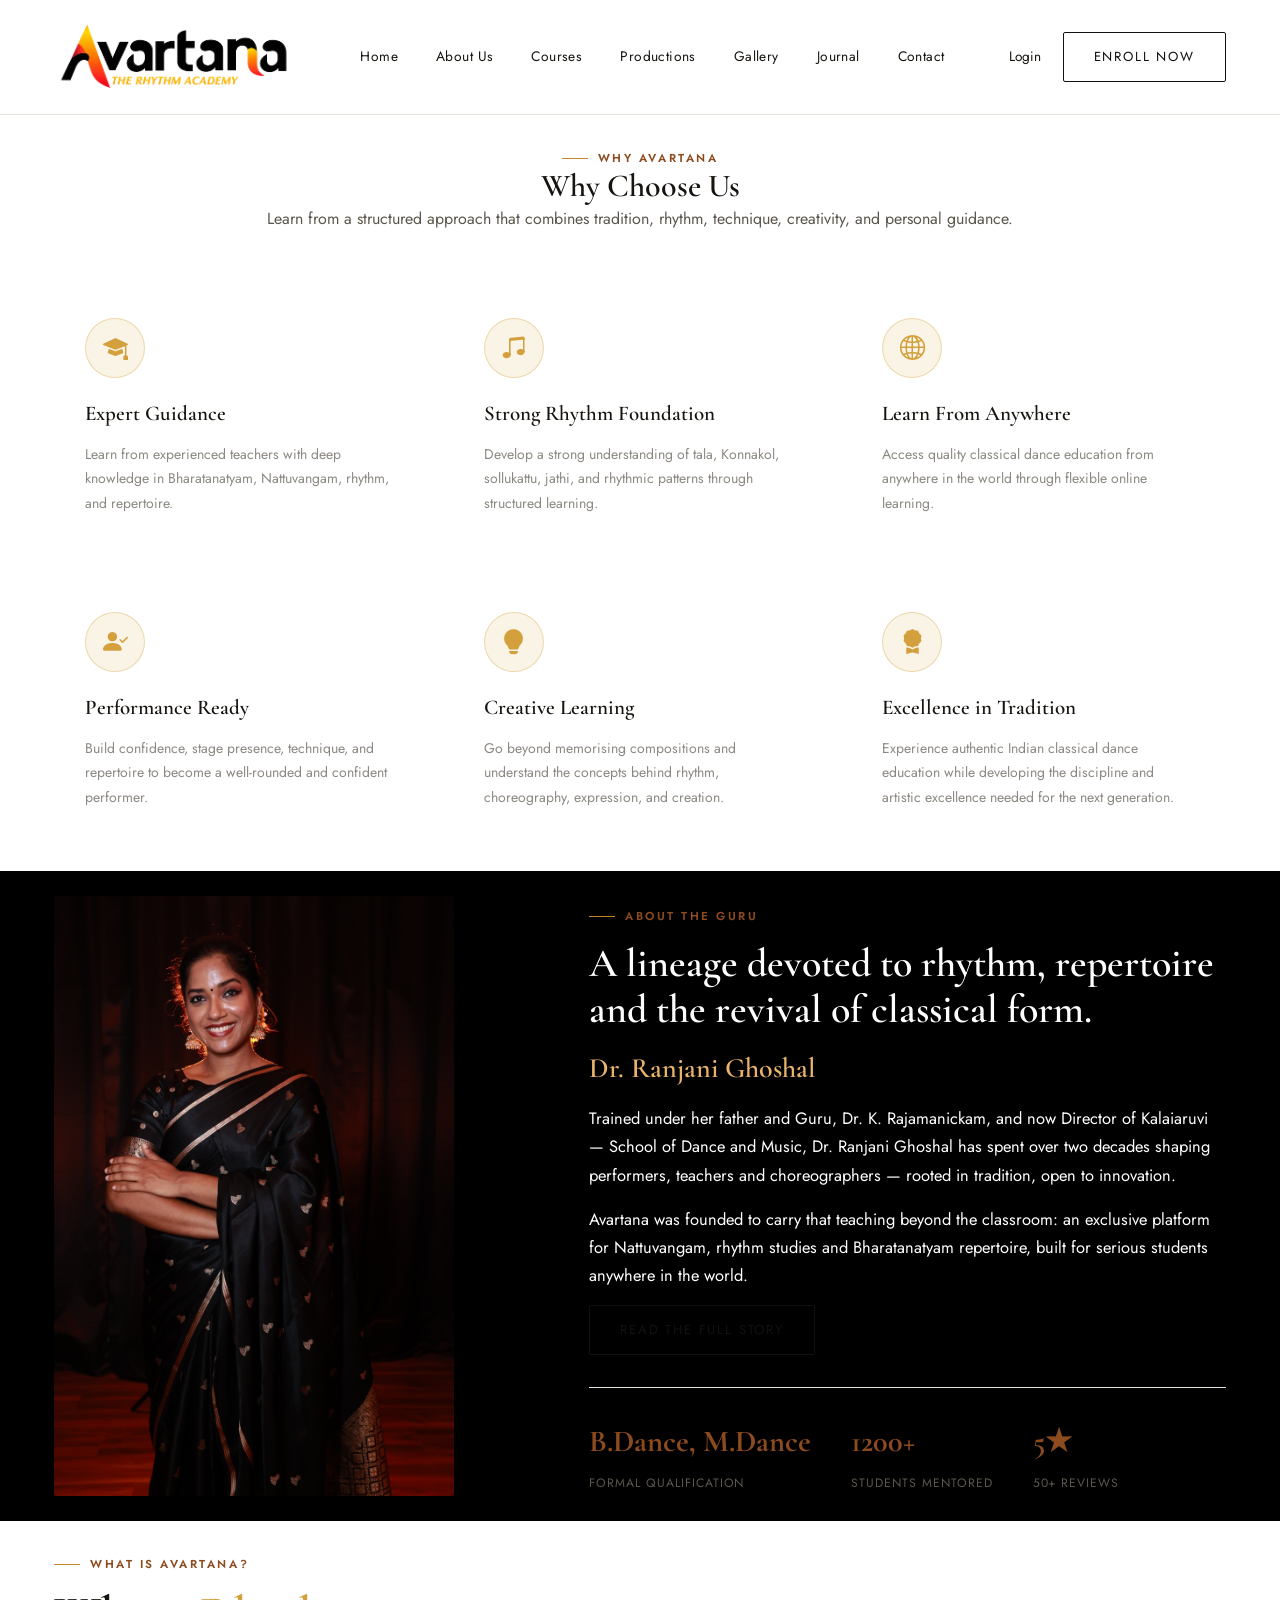
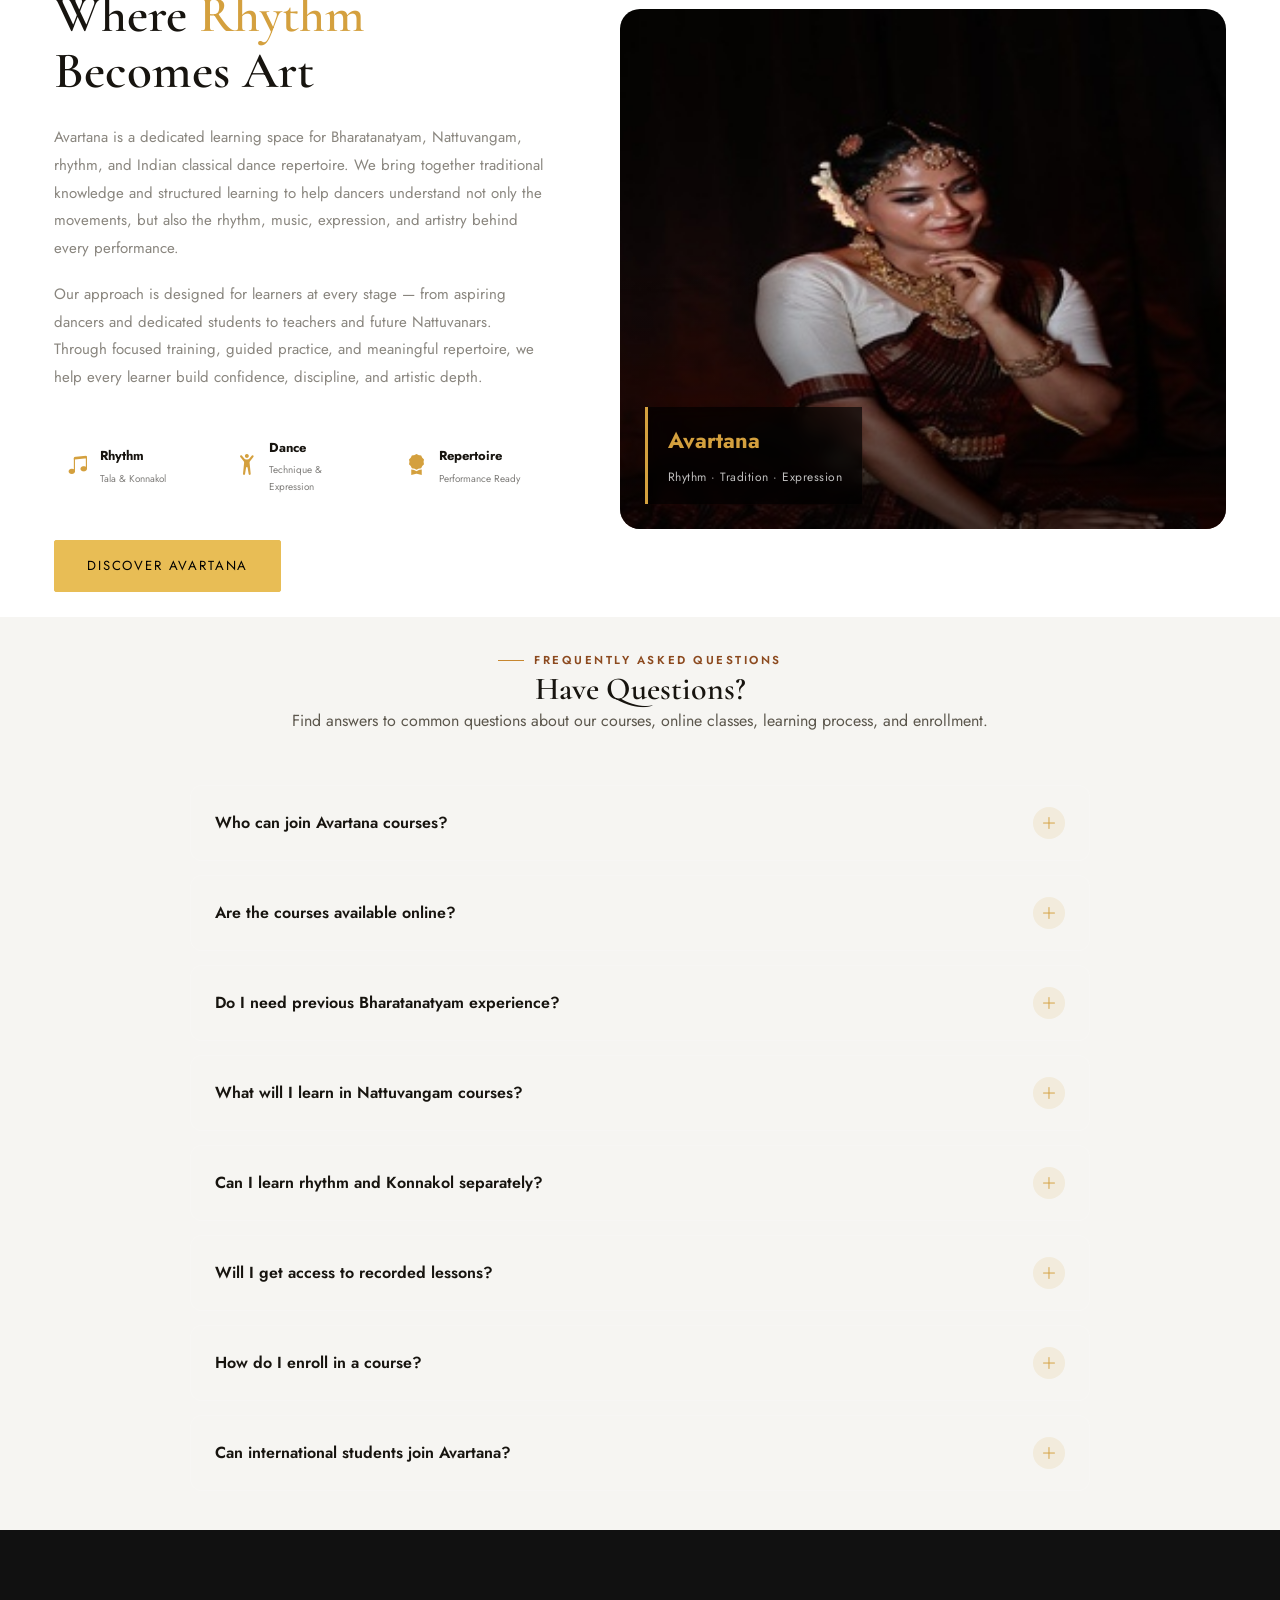
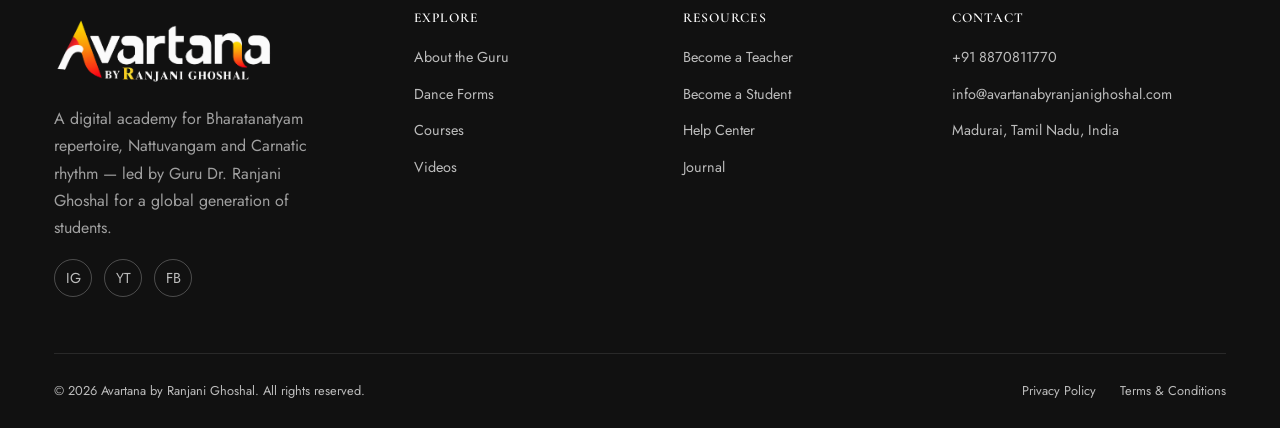
<file: about.html>
<!DOCTYPE html>
<html lang="en">

<head>
    <meta charset="UTF-8">
    <meta name="viewport" content="width=device-width, initial-scale=1.0">
    <title>Document</title>
    <meta name="description"
        content="Avartana by Ranjani Ghoshal is a premium academy for Bharatanatyam repertoire, Nattuvangam and Carnatic rhythm training — live and self-paced classes led by Guru Dr. Ranjani Ghoshal.">
    <meta name="keywords"
        content="Avartana, Ranjani Ghoshal, Bharatanatyam classes, Nattuvangam training, classical dance academy, online dance lessons, Carnatic rhythm, Konnakol">
    <meta name="robots" content="index, follow">
    <!-- Favicon -->
    <link rel="icon" type="image/jpeg" href="images/logo-dark.jpg">
    <!-- Fonts -->
    <link rel="preconnect" href="https://fonts.googleapis.com">
    <link
        href="https://fonts.googleapis.com/css2?family=Cormorant+Garamond:ital,wght@0,500;0,600;0,700;1,500&family=Jost:wght@300;400;500;600&display=swap"
        rel="stylesheet">
    <!-- Bootstrap (grid/utilities base) -->
    <link href="https://cdnjs.cloudflare.com/ajax/libs/bootstrap/5.3.3/css/bootstrap.min.css" rel="stylesheet">
    <!-- Site styles -->
    <link rel="stylesheet" href="css/style.css">
    <link rel="stylesheet" href="https://cdn.jsdelivr.net/npm/swiper@11/swiper-bundle.min.css">
    <link rel="stylesheet" href="https://cdn.jsdelivr.net/npm/bootstrap-icons@1.11.3/font/bootstrap-icons.min.css">
    <script src="https://cdn.jsdelivr.net/npm/swiper@11/swiper-bundle.min.js"></script>
</head>

<body>
    <header class="site-header">
        <div class="container-custom">
            <a href="index.html" class="brand-logo">
                <img src="images/logo-light.jpg" alt="Avartana — The Rhythm Academy logo">
            </a>

            <nav class="main-nav">
                 <a href="index.html">Home</a>
                <a href="about.html">About Us</a>
                <a href="courses.html">Courses</a>
                <a href="#courses">Productions</a>
                <a href="#videos">Gallery</a>
                <a href="journal.html">Journal</a>
                <a href="#contact">Contact</a>
            </nav>

            <div class="header-cta">
                <a href="#" class="d-none d-md-inline-block" style="font-size:0.85rem;">Login</a>
                <a href="#courses" class="btn-outline">Enroll Now</a>

            </div>

            <button class="nav-toggle" aria-label="Open menu">&#9776;</button>
        </div>
    </header>


    <section class="section why-choose-section" id="why-choose-us">
        <div class="container-custom">

            <div class=" text-center">
                <span class="eyebrow">Why Avartana</span>
                <h2>Why Choose Us</h2>
                <p>
                    Learn from a structured approach that combines tradition,
                    rhythm, technique, creativity, and personal guidance.
                </p>
            </div>

            <div class="why-grid">

                <!-- Box 1 -->
                <div class="why-card">
                    <div class="why-icon">
                        <i class="bi bi-mortarboard-fill"></i>
                    </div>

                    <h3>Expert Guidance</h3>

                    <p>
                        Learn from experienced teachers with deep knowledge in
                        Bharatanatyam, Nattuvangam, rhythm, and repertoire.
                    </p>
                </div>


                <!-- Box 2 -->
                <div class="why-card">
                    <div class="why-icon">
                        <i class="bi bi-music-note-beamed"></i>
                    </div>

                    <h3>Strong Rhythm Foundation</h3>

                    <p>
                        Develop a strong understanding of tala, Konnakol, sollukattu,
                        jathi, and rhythmic patterns through structured learning.
                    </p>
                </div>


                <!-- Box 3 -->
                <div class="why-card">
                    <div class="why-icon">
                        <i class="bi bi-globe2"></i>
                    </div>

                    <h3>Learn From Anywhere</h3>

                    <p>
                        Access quality classical dance education from anywhere in
                        the world through flexible online learning.
                    </p>
                </div>


                <!-- Box 4 -->
                <div class="why-card">
                    <div class="why-icon">
                        <i class="bi bi-person-check-fill"></i>
                    </div>

                    <h3>Performance Ready</h3>

                    <p>
                        Build confidence, stage presence, technique, and repertoire
                        to become a well-rounded and confident performer.
                    </p>
                </div>


                <!-- Box 5 -->
                <div class="why-card">
                    <div class="why-icon">
                        <i class="bi bi-lightbulb-fill"></i>
                    </div>

                    <h3>Creative Learning</h3>

                    <p>
                        Go beyond memorising compositions and understand the concepts
                        behind rhythm, choreography, expression, and creation.
                    </p>
                </div>


                <!-- Box 6 -->
                <div class="why-card">
                    <div class="why-icon">
                        <i class="bi bi-award-fill"></i>
                    </div>

                    <h3>Excellence in Tradition</h3>

                    <p>
                        Experience authentic Indian classical dance education while
                        developing the discipline and artistic excellence needed
                        for the next generation.
                    </p>
                </div>

            </div>

        </div>
    </section>

    <!-- ================= ABOUT THE GURU ================= -->
    <section class="section about-us" id="about">
        <div class="container-custom">
            <div class="about-grid">
                <div class="about-portrait">
                    <img class="about-img" src="images/aboutus.JPG"
                        alt="Portrait of Guru Dr. Ranjani Ghoshal, founder of Avartana">
                </div>
                <div class="about-copy">
                    <span class="eyebrow">About the Guru</span>
                    <h2>A lineage devoted to rhythm, repertoire and the revival of classical form.</h2>
                    <h3>Dr. Ranjani Ghoshal</h3>
                    <p>Trained under her father and Guru, Dr. K. Rajamanickam, and now Director of Kalaiaruvi — School
                        of Dance
                        and Music, Dr. Ranjani Ghoshal has spent over two decades shaping performers, teachers and
                        choreographers —
                        rooted in tradition, open to innovation.</p>
                    <p>Avartana was founded to carry that teaching beyond the classroom: an exclusive platform for
                        Nattuvangam,
                        rhythm studies and Bharatanatyam repertoire, built for serious students anywhere in the world.
                    </p>
                    <a href="#courses" class="btn-outline">Read the Full Story</a>

                    <div class="credential-row">
                        <div><strong>B.Dance, M.Dance</strong><span>Formal Qualification</span></div>
                        <div><strong>1200+</strong><span>Students Mentored</span></div>
                        <div><strong>5★</strong><span>50+ Reviews</span></div>
                    </div>
                </div>
            </div>
        </div>
    </section>

    <!-- =========================
     WHAT IS AVARTANA
========================= -->

    <section class="section what-avartana" id="about-avartana">
        <div class="container-custom">

            <div class="avartana-grid">




                <!-- Content -->
                <div class="avartana-content">

                    <span class="eyebrow">What is Avartana?</span>

                    <h2>
                        Where <em>Rhythm</em><br>
                        Becomes Art
                    </h2>

                    <p>
                        Avartana is a dedicated learning space for Bharatanatyam,
                        Nattuvangam, rhythm, and Indian classical dance repertoire.
                        We bring together traditional knowledge and structured learning
                        to help dancers understand not only the movements, but also the
                        rhythm, music, expression, and artistry behind every performance.
                    </p>

                    <p>
                        Our approach is designed for learners at every stage — from
                        aspiring dancers and dedicated students to teachers and future
                        Nattuvanars. Through focused training, guided practice, and
                        meaningful repertoire, we help every learner build confidence,
                        discipline, and artistic depth.
                    </p>


                    <!-- Highlights -->
                    <div class="avartana-highlights">

                        <div class="avartana-highlight">
                            <i class="bi bi-music-note-beamed"></i>
                            <div>
                                <strong>Rhythm</strong>
                                <span>Tala &amp; Konnakol</span>
                            </div>
                        </div>

                        <div class="avartana-highlight">
                            <i class="bi bi-person-arms-up"></i>
                            <div>
                                <strong>Dance</strong>
                                <span>Technique &amp; Expression</span>
                            </div>
                        </div>

                        <div class="avartana-highlight">
                            <i class="bi bi-award-fill"></i>
                            <div>
                                <strong>Repertoire</strong>
                                <span>Performance Ready</span>
                            </div>
                        </div>

                    </div>


                    <a href="about.html" class="btn-accent">
                        Discover Avartana
                    </a>

                </div>


                <!-- Image -->
                <div class="avartana-image">
                    <img src="images/home-page-1.jpg" alt="Avartana Indian classical dance training">

                    <div class="avartana-image-badge">
                        <strong>Avartana</strong>
                        <span>Rhythm · Tradition · Expression</span>
                    </div>
                </div>

            </div>

        </div>
    </section>

    <!-- =========================
     FAQ SECTION
========================= -->

    <section class="section section-alt" id="faq">
        <div class="container-custom">

            <div class=" text-center">
                <span class="eyebrow">Frequently Asked Questions</span>
                <h2>Have Questions?</h2>
                <p>
                    Find answers to common questions about our courses,
                    online classes, learning process, and enrollment.
                </p>
            </div>


            <div class="faq-wrapper">

                <!-- FAQ 1 -->
                <div class="faq-item">
                    <button class="faq-question" type="button">
                        <span>Who can join Avartana courses?</span>
                        <i class="bi bi-plus-lg"></i>
                    </button>

                    <div class="faq-answer">
                        <p>
                            Our courses are suitable for beginners, intermediate and
                            advanced dancers, teachers, aspiring Nattuvanars, and anyone
                            interested in learning Bharatanatyam, rhythm and Nattuvangam.
                        </p>
                    </div>
                </div>


                <!-- FAQ 2 -->
                <div class="faq-item">
                    <button class="faq-question" type="button">
                        <span>Are the courses available online?</span>
                        <i class="bi bi-plus-lg"></i>
                    </button>

                    <div class="faq-answer">
                        <p>
                            Yes. Avartana provides structured online learning so students
                            can learn from anywhere. Course availability and live session
                            schedules may vary depending on the program.
                        </p>
                    </div>
                </div>


                <!-- FAQ 3 -->
                <div class="faq-item">
                    <button class="faq-question" type="button">
                        <span>Do I need previous Bharatanatyam experience?</span>
                        <i class="bi bi-plus-lg"></i>
                    </button>

                    <div class="faq-answer">
                        <p>
                            Not necessarily. We have learning paths for different levels.
                            Beginners can start with foundational concepts, while experienced
                            dancers can choose advanced repertoire and Nattuvangam training.
                        </p>
                    </div>
                </div>


                <!-- FAQ 4 -->
                <div class="faq-item">
                    <button class="faq-question" type="button">
                        <span>What will I learn in Nattuvangam courses?</span>
                        <i class="bi bi-plus-lg"></i>
                    </button>

                    <div class="faq-answer">
                        <p>
                            Nattuvangam training may include tala, sollukattu, Konnakol,
                            jathi patterns, korvais, teermanams, coordination, and
                            performance-oriented Nattuvangam techniques.
                        </p>
                    </div>
                </div>


                <!-- FAQ 5 -->
                <div class="faq-item">
                    <button class="faq-question" type="button">
                        <span>Can I learn rhythm and Konnakol separately?</span>
                        <i class="bi bi-plus-lg"></i>
                    </button>

                    <div class="faq-answer">
                        <p>
                            Yes. Rhythm and Konnakol can be learned as focused skills.
                            They are especially useful for dancers, musicians, teachers,
                            and students who want to strengthen their rhythmic foundation.
                        </p>
                    </div>
                </div>


                <!-- FAQ 6 -->
                <div class="faq-item">
                    <button class="faq-question" type="button">
                        <span>Will I get access to recorded lessons?</span>
                        <i class="bi bi-plus-lg"></i>
                    </button>

                    <div class="faq-answer">
                        <p>
                            Course access depends on the program you enroll in. Selected
                            courses may include recorded lessons, practice materials,
                            demonstrations, and additional learning resources.
                        </p>
                    </div>
                </div>


                <!-- FAQ 7 -->
                <div class="faq-item">
                    <button class="faq-question" type="button">
                        <span>How do I enroll in a course?</span>
                        <i class="bi bi-plus-lg"></i>
                    </button>

                    <div class="faq-answer">
                        <p>
                            Browse the available courses, choose the program that matches
                            your level and learning goals, and use the enrollment or
                            enquiry option to get started.
                        </p>
                    </div>
                </div>


                <!-- FAQ 8 -->
                <div class="faq-item">
                    <button class="faq-question" type="button">
                        <span>Can international students join Avartana?</span>
                        <i class="bi bi-plus-lg"></i>
                    </button>

                    <div class="faq-answer">
                        <p>
                            Yes. Our online learning approach allows students from different
                            countries to participate in selected programs and learn Indian
                            classical dance and rhythm remotely.
                        </p>
                    </div>
                </div>

            </div>

        </div>
    </section>

    <!-- ================= FOOTER ================= -->
    <footer class="site-footer" id="contact">
        <div class="container-custom">
            <div class="footer-grid">
                <div>
                    <img src="images/logo-dark.jpg" alt="Avartana by Ranjani Ghoshal logo"
                        style="max-width:220px; margin-bottom:6px;">
                    <p style="margin-top:16px; max-width:280px; color:rgba(255,255,255,0.6);">A digital academy for
                        Bharatanatyam
                        repertoire, Nattuvangam and Carnatic rhythm — led by Guru Dr. Ranjani Ghoshal for a global
                        generation of
                        students.</p>
                    <div class="footer-social">
                        <a href="#" aria-label="Instagram">IG</a>
                        <a href="#" aria-label="YouTube">YT</a>
                        <a href="#" aria-label="Facebook">FB</a>
                    </div>
                </div>
                <div class="footer-col">
                    <h4>Explore</h4>
                    <ul>
                        <li><a href="#about">About the Guru</a></li>
                        <li><a href="#forms">Dance Forms</a></li>
                        <li><a href="#courses">Courses</a></li>
                        <li><a href="#videos">Videos</a></li>
                    </ul>
                </div>
                <div class="footer-col">
                    <h4>Resources</h4>
                    <ul>
                        <li><a href="#">Become a Teacher</a></li>
                        <li><a href="#">Become a Student</a></li>
                        <li><a href="#">Help Center</a></li>
                        <li><a href="#news">Journal</a></li>
                    </ul>
                </div>
                <div class="footer-col">
                    <h4>Contact</h4>
                    <ul>
                        <li>+91 8870811770</li>
                        <li>info@avartanabyranjanighoshal.com</li>
                        <li>Madurai, Tamil Nadu, India</li>
                    </ul>
                </div>
            </div>
            <div class="footer-bottom">
                <span>&copy; 2026 Avartana by Ranjani Ghoshal. All rights reserved.</span>
                <div>
                    <a href="#">Privacy Policy</a>
                    <a href="#">Terms &amp; Conditions</a>
                </div>
            </div>
        </div>
    </footer>
</body>

<script src="https://cdnjs.cloudflare.com/ajax/libs/bootstrap/5.3.3/js/bootstrap.bundle.min.js"></script>
<script src="js/main.js"></script>

<link rel="stylesheet" href="https://cdn.jsdelivr.net/npm/swiper@11/swiper-bundle.min.css">

<script src="https://cdn.jsdelivr.net/npm/swiper@11/swiper-bundle.min.js"></script>

<script>
    document.addEventListener("DOMContentLoaded", function () {

        const faqQuestions = document.querySelectorAll(".faq-question");

        faqQuestions.forEach(function (question) {

            question.addEventListener("click", function () {

                const currentItem = question.closest(".faq-item");

                /* Close other FAQs */
                document.querySelectorAll(".faq-item").forEach(function (item) {

                    if (item !== currentItem) {
                        item.classList.remove("active");
                    }

                });

                /* Open / Close current FAQ */
                currentItem.classList.toggle("active");

            });

        });

    });
</script>

</html>
</file>
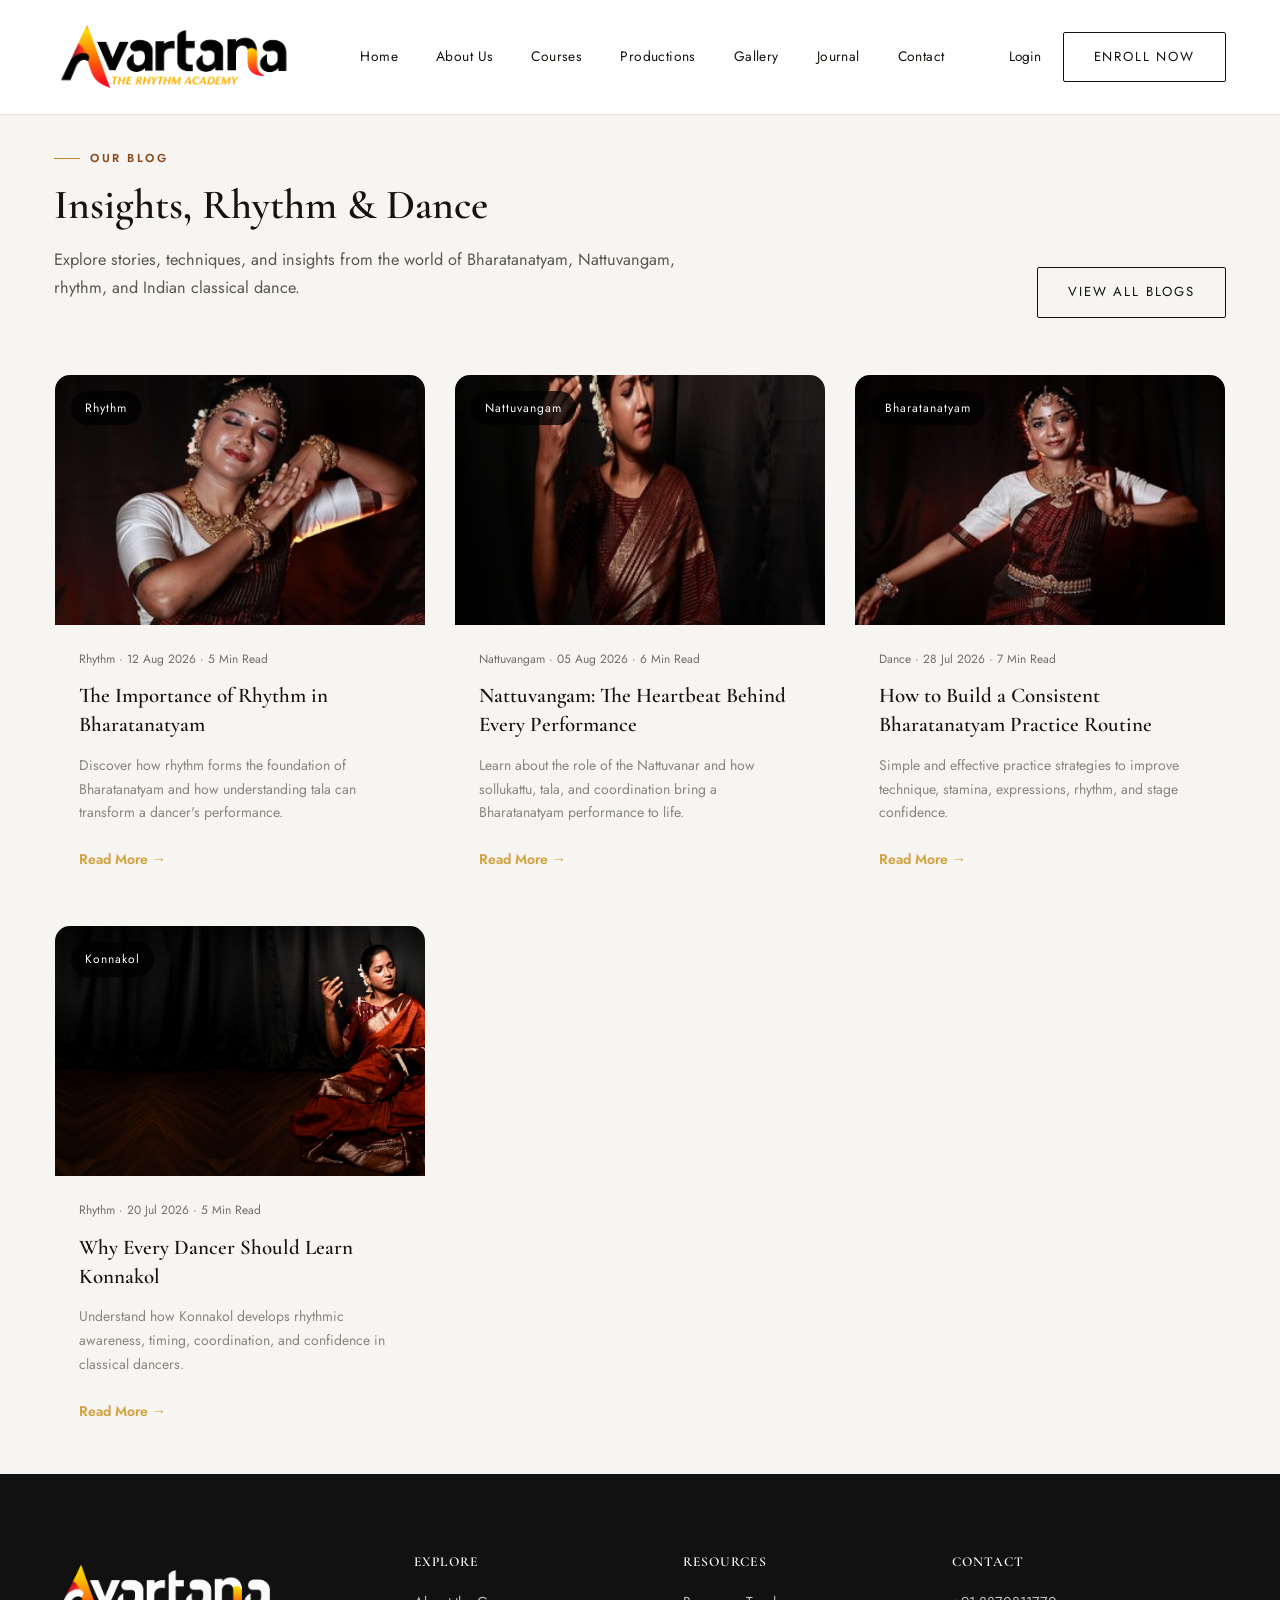
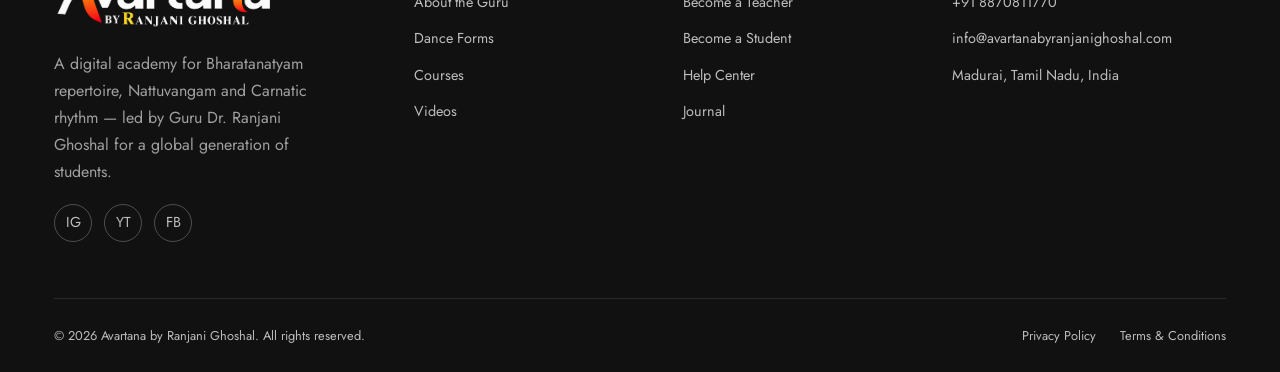
<file: journal.html>
<!DOCTYPE html>
<html lang="en">

<head>
    <meta charset="UTF-8">
    <meta name="viewport" content="width=device-width, initial-scale=1.0">
    <title>Document</title>
    <meta name="description"
        content="Avartana by Ranjani Ghoshal is a premium academy for Bharatanatyam repertoire, Nattuvangam and Carnatic rhythm training — live and self-paced classes led by Guru Dr. Ranjani Ghoshal.">
    <meta name="keywords"
        content="Avartana, Ranjani Ghoshal, Bharatanatyam classes, Nattuvangam training, classical dance academy, online dance lessons, Carnatic rhythm, Konnakol">
    <meta name="robots" content="index, follow">
    <!-- Favicon -->
    <link rel="icon" type="image/jpeg" href="images/logo-dark.jpg">
    <!-- Fonts -->
    <link rel="preconnect" href="https://fonts.googleapis.com">
    <link
        href="https://fonts.googleapis.com/css2?family=Cormorant+Garamond:ital,wght@0,500;0,600;0,700;1,500&family=Jost:wght@300;400;500;600&display=swap"
        rel="stylesheet">
    <!-- Bootstrap (grid/utilities base) -->
    <link href="https://cdnjs.cloudflare.com/ajax/libs/bootstrap/5.3.3/css/bootstrap.min.css" rel="stylesheet">
    <!-- Site styles -->
    <link rel="stylesheet" href="css/style.css">
    <link rel="stylesheet" href="https://cdn.jsdelivr.net/npm/swiper@11/swiper-bundle.min.css">
    <link rel="stylesheet" href="https://cdn.jsdelivr.net/npm/bootstrap-icons@1.11.3/font/bootstrap-icons.min.css">
    <script src="https://cdn.jsdelivr.net/npm/swiper@11/swiper-bundle.min.js"></script>
</head>

<body>
    <header class="site-header">
        <div class="container-custom">
            <a href="index.html" class="brand-logo">
                <img src="images/logo-light.jpg" alt="Avartana — The Rhythm Academy logo">
            </a>

            <nav class="main-nav">
                 <a href="index.html">Home</a>
                <a href="about.html">About Us</a>
                <a href="courses.html">Courses</a>
                <a href="#courses">Productions</a>
                <a href="#videos">Gallery</a>
                <a href="journal.html">Journal</a>
                <a href="#contact">Contact</a>
            </nav>

            <div class="header-cta">
                <a href="#" class="d-none d-md-inline-block" style="font-size:0.85rem;">Login</a>
                <a href="#courses" class="btn-outline">Enroll Now</a>

            </div>

            <button class="nav-toggle" aria-label="Open menu">&#9776;</button>
        </div>
    </header>


    <!-- =================  blog ================= -->
    <section class="section section-alt" id="blog">
        <div class="container-custom">

            <div class="d-flex justify-content-between align-items-end flex-wrap gap-3" style="margin-bottom:56px;">

                <div class="section-head" style="margin-bottom:0;">
                    <span class="eyebrow">Our Blog</span>
                    <h2>Insights, Rhythm &amp; Dance</h2>
                    <p>
                        Explore stories, techniques, and insights from the world of
                        Bharatanatyam, Nattuvangam, rhythm, and Indian classical dance.
                    </p>
                </div>

                <a href="blog.html" class="btn-outline">View All Blogs</a>
            </div>


            <div class="blog-grid">

                <!-- Blog 1 -->
                <article class="blog-card">

                    <div class="blog-thumb">
                        <img src="images/gallery-1.jpg" alt="Importance of rhythm in Bharatanatyam">

                        <span class="blog-category">Rhythm</span>
                    </div>

                    <div class="blog-body">

                        <div class="blog-meta">
                            Rhythm · 12 Aug 2026 · 5 Min Read
                        </div>

                        <h3>
                            The Importance of Rhythm in Bharatanatyam
                        </h3>

                        <p>
                            Discover how rhythm forms the foundation of Bharatanatyam
                            and how understanding tala can transform a dancer's performance.
                        </p>

                        <a href="blog-rhythm.html" class="blog-link">
                            Read More →
                        </a>

                    </div>

                </article>


                <!-- Blog 2 -->
                <article class="blog-card">

                    <div class="blog-thumb">
                        <img src="images/gallery-2.jpg" alt="Nattuvangam learning">

                        <span class="blog-category">Nattuvangam</span>
                    </div>

                    <div class="blog-body">

                        <div class="blog-meta">
                            Nattuvangam · 05 Aug 2026 · 6 Min Read
                        </div>

                        <h3>
                            Nattuvangam: The Heartbeat Behind Every Performance
                        </h3>

                        <p>
                            Learn about the role of the Nattuvanar and how sollukattu,
                            tala, and coordination bring a Bharatanatyam performance to life.
                        </p>

                        <a href="blog-nattuvangam.html" class="blog-link">
                            Read More →
                        </a>

                    </div>

                </article>


                <!-- Blog 3 -->
                <article class="blog-card">

                    <div class="blog-thumb">
                        <img src="images/gallery-3.jpg" alt="Bharatanatyam practice">

                        <span class="blog-category">Bharatanatyam</span>
                    </div>

                    <div class="blog-body">

                        <div class="blog-meta">
                            Dance · 28 Jul 2026 · 7 Min Read
                        </div>

                        <h3>
                            How to Build a Consistent Bharatanatyam Practice Routine
                        </h3>

                        <p>
                            Simple and effective practice strategies to improve technique,
                            stamina, expressions, rhythm, and stage confidence.
                        </p>

                        <a href="blog-practice.html" class="blog-link">
                            Read More →
                        </a>

                    </div>

                </article>


                <!-- Blog 4 -->
                <article class="blog-card">

                    <div class="blog-thumb">
                        <img src="images/banner-2.jpg" alt="Learning Konnakol">

                        <span class="blog-category">Konnakol</span>
                    </div>

                    <div class="blog-body">

                        <div class="blog-meta">
                            Rhythm · 20 Jul 2026 · 5 Min Read
                        </div>

                        <h3>
                            Why Every Dancer Should Learn Konnakol
                        </h3>

                        <p>
                            Understand how Konnakol develops rhythmic awareness,
                            timing, coordination, and confidence in classical dancers.
                        </p>

                        <a href="blog-konnakol.html" class="blog-link">
                            Read More →
                        </a>

                    </div>

                </article>

            </div>

        </div>
    </section>



    <!-- ================= FOOTER ================= -->
    <footer class="site-footer" id="contact">
        <div class="container-custom">
            <div class="footer-grid">
                <div>
                    <img src="images/logo-dark.jpg" alt="Avartana by Ranjani Ghoshal logo"
                        style="max-width:220px; margin-bottom:6px;">
                    <p style="margin-top:16px; max-width:280px; color:rgba(255,255,255,0.6);">A digital academy for
                        Bharatanatyam
                        repertoire, Nattuvangam and Carnatic rhythm — led by Guru Dr. Ranjani Ghoshal for a global
                        generation of
                        students.</p>
                    <div class="footer-social">
                        <a href="#" aria-label="Instagram">IG</a>
                        <a href="#" aria-label="YouTube">YT</a>
                        <a href="#" aria-label="Facebook">FB</a>
                    </div>
                </div>
                <div class="footer-col">
                    <h4>Explore</h4>
                    <ul>
                        <li><a href="#about">About the Guru</a></li>
                        <li><a href="#forms">Dance Forms</a></li>
                        <li><a href="#courses">Courses</a></li>
                        <li><a href="#videos">Videos</a></li>
                    </ul>
                </div>
                <div class="footer-col">
                    <h4>Resources</h4>
                    <ul>
                        <li><a href="#">Become a Teacher</a></li>
                        <li><a href="#">Become a Student</a></li>
                        <li><a href="#">Help Center</a></li>
                        <li><a href="#news">Journal</a></li>
                    </ul>
                </div>
                <div class="footer-col">
                    <h4>Contact</h4>
                    <ul>
                        <li>+91 8870811770</li>
                        <li>info@avartanabyranjanighoshal.com</li>
                        <li>Madurai, Tamil Nadu, India</li>
                    </ul>
                </div>
            </div>
            <div class="footer-bottom">
                <span>&copy; 2026 Avartana by Ranjani Ghoshal. All rights reserved.</span>
                <div>
                    <a href="#">Privacy Policy</a>
                    <a href="#">Terms &amp; Conditions</a>
                </div>
            </div>
        </div>
    </footer>
</body>

<script src="https://cdnjs.cloudflare.com/ajax/libs/bootstrap/5.3.3/js/bootstrap.bundle.min.js"></script>
<script src="js/main.js"></script>

<link rel="stylesheet" href="https://cdn.jsdelivr.net/npm/swiper@11/swiper-bundle.min.css">

<script src="https://cdn.jsdelivr.net/npm/swiper@11/swiper-bundle.min.js"></script>

<script>
    document.addEventListener("DOMContentLoaded", function () {

        const faqQuestions = document.querySelectorAll(".faq-question");

        faqQuestions.forEach(function (question) {

            question.addEventListener("click", function () {

                const currentItem = question.closest(".faq-item");

                /* Close other FAQs */
                document.querySelectorAll(".faq-item").forEach(function (item) {

                    if (item !== currentItem) {
                        item.classList.remove("active");
                    }

                });

                /* Open / Close current FAQ */
                currentItem.classList.toggle("active");

            });

        });

    });
</script>

</html>
</file>
<file: css/style.css>
/* =========================================================
   Avartana By Ranjani Ghoshal — Homepage Stylesheet
   Palette: Full White / Ink Black / Amber Gold (from logo)
   ========================================================= */

:root {
  --color-bg: #FFFFFF;
  --color-bg-alt: #F6F5F2;
  --color-ink: #17140F;
  --color-ink-soft: #5C574D;
  --color-black: #111111;
  --color-black-soft: #1D1A16;
  --color-gold: #C7872F;
  --color-gold-light: #E8B36B;
  --color-gold-deep: #8C4A1F;
  --color-line: #E7E3DA;

  --font-display: 'Cormorant Garamond', Georgia, serif;
  --font-body: 'Jost', 'Segoe UI', sans-serif;

  --radius: 2px;
  --container: 1220px;
}

* {
  box-sizing: border-box;
}

html {
  scroll-behavior: smooth;
}

body {
  font-family: var(--font-body);
  color: var(--color-ink);
  background: var(--color-bg);
  margin: 0;
  -webkit-font-smoothing: antialiased;
  font-size: 16px;
  line-height: 1.7;
}

h1,
h2,
h3,
h4 {
  font-family: var(--font-display);
  color: var(--color-ink);
  margin: 0;
  font-weight: 600;
  line-height: 1.15;
}

p {
  margin: 0 0 1rem;
  color: var(--color-ink-soft);
}

a {
  text-decoration: none;
  color: inherit;
}

img {
  max-width: 100%;
  display: block;
}

.container-custom {
  max-width: var(--container);
  margin: 0 auto;
  padding: 0 24px;
}

.eyebrow {
  font-family: var(--font-body);
  letter-spacing: 0.22em;
  text-transform: uppercase;
  font-size: 0.72rem;
  color: var(--color-gold-deep);
  font-weight: 600;
  display: inline-flex;
  align-items: center;
  gap: 10px;
}

.eyebrow::before {
  content: "";
  width: 26px;
  height: 1px;
  background: var(--color-gold);
  display: inline-block;
}

.section {
  padding: 25px 0;
}

.section-alt {
  background: var(--color-bg-alt);
}

.section-head {
  max-width: 640px;
  margin-bottom: 56px;
}

.section-head h2 {
  font-size: 2.6rem;
  margin-top: 14px;
}

.section-head p {
  margin-top: 16px;
  font-size: 1.02rem;
}

.section-head.center {
  margin-left: auto;
  margin-right: auto;
  text-align: center;
}

/* ---------- Buttons ---------- */
.btn-accent {
  background: var(--color-gold);
  color: #fff;
  border: 1px solid var(--color-gold);
  padding: 14px 32px;
  font-family: var(--font-body);
  font-size: 0.82rem;
  letter-spacing: 0.14em;
  text-transform: uppercase;
  border-radius: var(--radius);
  transition: all 0.25s ease;
  display: inline-block;
}

.btn-accent:hover {
  background: var(--color-gold-deep);
  border-color: var(--color-gold-deep);
  color: #fff;
}

.btn-outline {
  background: transparent;
  color: var(--color-ink);
  border: 1px solid var(--color-ink);
  padding: 13px 30px;
  font-family: var(--font-body);
  font-size: 0.82rem;
  letter-spacing: 0.14em;
  text-transform: uppercase;
  border-radius: var(--radius);
  transition: all 0.25s ease;
  display: inline-block;
}

.btn-outline:hover {
  background: var(--color-ink);
  color: #fff;
}

.btn-outline-light {
  background: transparent;
  color: #fff;
  border: 1px solid rgba(255, 255, 255, 0.55);
  padding: 14px 32px;
  font-family: var(--font-body);
  font-size: 0.82rem;
  letter-spacing: 0.14em;
  text-transform: uppercase;
  border-radius: var(--radius);
  transition: all 0.25s ease;
  display: inline-block;
}

.btn-outline-light:hover {
  background: rgba(255, 255, 255, 0.12);
  border-color: #fff;
}

/* ---------- Header ---------- */
.site-header {
  position: sticky;
  top: 0;
  z-index: 100;
  background: rgba(255, 255, 255, 0.96);
  backdrop-filter: blur(6px);
  border-bottom: 1px solid var(--color-line);
}

.site-header .container-custom {
  display: flex;
  align-items: center;
  justify-content: space-between;
  padding-top: 12px;
  padding-bottom: 12px;
}

.brand-logo {
  display: inline-flex;
  align-items: center;
}

.brand-logo img {
  height: 90px;
  width: auto;
}

.main-nav {
  display: flex;
  align-items: center;
  gap: 38px;
}

.main-nav a {
  font-size: 0.86rem;
  letter-spacing: 0.03em;
  color: var(--color-ink);
  position: relative;
  padding: 4px 0;
}

.main-nav a::after {
  content: "";
  position: absolute;
  left: 0;
  bottom: -2px;
  height: 1px;
  width: 0;
  background: var(--color-gold);
  transition: width 0.25s ease;
}

.main-nav a:hover::after {
  width: 100%;
}

.header-cta {
  display: flex;
  align-items: center;
  gap: 22px;
}

.nav-toggle {
  display: none;
  border: none;
  background: none;
  font-size: 1.5rem;
  color: var(--color-ink);
}

/* ---------- Hero Slider ---------- */
.hero {
  position: relative;
  min-height: 88vh;
  overflow: hidden;
  background: var(--color-black);
}

.hero-slide {
  position: absolute;
  inset: 0;
  display: flex;
  align-items: center;
  opacity: 0;
  visibility: hidden;
  transition: opacity 0.9s ease;
  z-index: 1;
}

.hero-slide.is-active {
  position: relative;
  opacity: 1;
  visibility: visible;
  z-index: 2;
  min-height: 88vh;
  display: flex;
  align-items: center;
}

.hero-bg {
  position: absolute;
  inset: 0;
  width: 100%;
  height: 100%;
  object-fit: cover;
  opacity: 0.95;
}

.hero-scrim {
  position: absolute;
  inset: 0;
  background: linear-gradient(100deg, rgba(10, 9, 7, 0.88) 8%, rgba(10, 9, 7, 0.5) 55%, rgba(10, 9, 7, 0.18) 90%);
}

.hero-content {
  position: relative;
  z-index: 2;
  color: #fff;
  max-width: 660px;
  padding: 40px 0;
}

.hero-content .eyebrow {
  color: var(--color-gold-light);
}

.hero-content .eyebrow::before {
  background: var(--color-gold-light);
}

.hero-content h1 {
  color: #fff;
  font-size: clamp(2.6rem, 5vw, 2.2rem);
  margin-top: 18px;
  margin-bottom: 22px;
}

.hero-content h1 em {
  font-style: italic;
  color: var(--color-gold-light);
}

.hero-content p {
  color: rgba(255, 255, 255, 0.82);
  font-size: 1.12rem;
  max-width: 520px;
}

.hero-highlights {
  font-family: var(--font-display);
  font-style: italic;
  color: var(--color-gold-light) !important;
  font-size: 1.1rem;
  margin-top: -4px;
}

.hero-actions {
  margin-top: 34px;
  display: flex;
  gap: 16px;
  flex-wrap: wrap;
}

.hero-stats {
  position: absolute;
  left: 50%;
  bottom: 42px;
  transform: translateX(-50%);
  z-index: 5;
  display: flex;
  gap: 56px;
  flex-wrap: wrap;
  width: 100%;
}

.hero-stats div {
  color: #fff;
}

.hero-stats strong {
  font-family: var(--font-display);
  font-size: 2.2rem;
  display: block;
  color: var(--color-gold-light);
}

.hero-stats span {
  font-size: 0.76rem;
  letter-spacing: 0.1em;
  text-transform: uppercase;
  color: rgba(255, 255, 255, 0.7);
}

.hero-dots {
  position: absolute;
  right: 36px;
  top: 50%;
  transform: translateY(-50%);
  z-index: 6;
  display: flex;
  flex-direction: column;
  gap: 14px;
}

.hero-dot {
  width: 10px;
  height: 10px;
  border-radius: 50%;
  border: 1px solid rgba(255, 255, 255, 0.6);
  background: transparent;
  cursor: pointer;
  padding: 0;
  transition: all 0.25s ease;
}

.hero-dot.is-active {
  background: var(--color-gold-light);
  border-color: var(--color-gold-light);
  transform: scale(1.3);
}

/* ---------- WhatsApp floating button ---------- */
.whatsapp-float {
  position: fixed;
  right: 24px;
  bottom: 24px;
  z-index: 999;
  width: 60px;
  height: 60px;
  border-radius: 50%;
  background: #25D366;
  display: flex;
  align-items: center;
  justify-content: center;
  box-shadow: 0 8px 24px rgba(0, 0, 0, 0.28);
  transition: transform 0.2s ease;
}

.whatsapp-float:hover {
  transform: scale(1.08);
}

/* ---------- Marquee strip (What's New) ---------- */
.marquee-strip {
  background: var(--color-black);
  color: var(--color-bg);
  padding: 14px 0;
  overflow: hidden;
  white-space: nowrap;
}

.marquee-track {
  display: inline-flex;
  gap: 48px;
  animation: scroll-left 28s linear infinite;
}

.marquee-track span {
  font-family: var(--font-display);
  font-style: italic;
  font-size: 1.05rem;
  color: var(--color-gold-light);
}

.marquee-track span::after {
  content: "•";
  margin-left: 48px;
  color: var(--color-gold-deep);
}

@keyframes scroll-left {
  from {
    transform: translateX(0);
  }

  to {
    transform: translateX(-50%);
  }
}

@media (prefers-reduced-motion: reduce) {
  .marquee-track {
    animation: none;
  }
}

/* ================================
   Vision & Mission
================================ */

.vision-mission-section {
  position: relative;
  overflow: hidden;
}

.vision-mission-grid {
  display: grid;
  grid-template-columns: repeat(2, 1fr);
  gap: 30px;
  margin-top: 45px;
}

.vm-card {
  position: relative;
  padding: 40px 35px;
  border: 1px solid rgba(255, 255, 255, 0.12);
  background: rgba(255, 255, 255, 0.04);
  border-radius: 18px;
  overflow: hidden;
  transition: all 0.4s ease;
}

.vm-card:hover {
  transform: translateY(-8px);
  border-color: rgba(212, 160, 62, 0.6);
  box-shadow: 0 15px 40px rgba(0, 0, 0, 0.25);
}

.vm-icon {
  width: 65px;
  height: 65px;
  display: flex;
  align-items: center;
  justify-content: center;
  margin-bottom: 25px;

  border-radius: 50%;

  background: linear-gradient(135deg,
      #d4a03e,
      #f1c76b);

  color: #111;
  font-size: 28px;
}

.vm-content .eyebrow {
  display: inline-block;
  margin-bottom: 8px;
}

.vm-content h3 {
  margin-bottom: 18px;
  font-size: 28px;
  line-height: 1.3;
}

.vm-content p {
  line-height: 1.8;
  opacity: 0.8;
}

.mission-list {
  list-style: none;
  padding: 0;
  margin: 25px 0 0;
}

.mission-list li {
  display: flex;
  align-items: flex-start;
  gap: 12px;
  margin-bottom: 14px;
  line-height: 1.6;
}

.mission-list i {
  color: #d4a03e;
  font-size: 16px;
  margin-top: 5px;
  flex-shrink: 0;
}


/* ================================
   Responsive
================================ */

@media (max-width: 768px) {

  .vision-mission-grid {
    grid-template-columns: 1fr;
    gap: 20px;
    margin-top: 30px;
  }

  .vm-card {
    padding: 30px 25px;
  }

  .vm-content h3 {
    font-size: 23px;
  }

  .vm-icon {
    width: 55px;
    height: 55px;
    font-size: 23px;
  }

}

/* ---------- About / Guru ---------- */
.about-grid {
  display: grid;
  grid-template-columns: 0.85fr 1.15fr;
  gap: 64px;
  align-items: center;
}


.about-img {
  width: 400px;
  /* height: 400px; */
  object-fit: contain;
}

.about-portrait {
  position: relative;
}

.about-portrait img {
  border-radius: var(--radius);
}

/* .about-portrait::before {
  content: "";
  position: absolute;
  top: -18px;
  left: -18px;
  width: 100%;
  height: 100%;
  border: 1px solid var(--color-gold);
  z-index: -1;
} */

.about-copy h2 {
  font-size: 2.5rem;
  margin-top: 14px;
}

.about-copy p {
  font-size: 1.03rem;
}

.credential-row {
  display: flex;
  gap: 40px;
  margin-top: 32px;
  flex-wrap: wrap;
  border-top: 1px solid var(--color-line);
  padding-top: 28px;
}

.credential-row div strong {
  display: block;
  font-family: var(--font-display);
  font-size: 1.9rem;
  color: var(--color-gold-deep);
}

.credential-row div span {
  font-size: 0.76rem;
  letter-spacing: 0.08em;
  text-transform: uppercase;
  color: var(--color-ink-soft);
}


.about-us {
  background: black;
}

.about-us h2 {
  color: white;
}

.about-us h3 {
  color: var(--color-gold-light);
  margin: 20px 0px;
}

.about-us p {
  color: white;
}

/* ---------- Dance forms / category cards ---------- */
.form-grid {
  display: grid;
  grid-template-columns: repeat(3, 1fr);
  gap: 28px;
}

.form-card {
  position: relative;
  border-radius: var(--radius);
  overflow: hidden;
  aspect-ratio: 4/3;
  isolation: isolate;
}

.form-card img {
  position: absolute;
  inset: 0;
  width: 100%;
  height: 100%;
  object-fit: cover;
  transition: transform 0.5s ease;
}

.form-card:hover img {
  transform: scale(1.06);
}

.form-card::after {
  content: "";
  position: absolute;
  inset: 0;
  background: linear-gradient(0deg, rgba(10, 9, 7, 0.85) 0%, rgba(10, 9, 7, 0.1) 55%);
  z-index: 1;
}

.form-card-label {
  position: absolute;
  left: 24px;
  bottom: 22px;
  z-index: 2;
  color: #fff;
}

.form-card-label .eyebrow {
  color: var(--color-gold-light);
}

.form-card-label .eyebrow::before {
  background: var(--color-gold-light);
}

.form-card-label h3 {
  color: #fff;
  font-size: 1.5rem;
  margin-top: 6px;
}

/* ---------- Course cards ---------- */
.course-grid {
  display: grid;
  grid-template-columns: repeat(3, 1fr);
  gap: 30px;
}

.course-card {
  background: #fff;
  border: 1px solid var(--color-line);
  border-radius: var(--radius);
  overflow: hidden;
  transition: box-shadow 0.25s ease, transform 0.25s ease;
}

.course-card:hover {
  box-shadow: 0 18px 40px rgba(17, 17, 17, 0.08);
  transform: translateY(-4px);
}

.course-thumb {
  position: relative;
  aspect-ratio: 4/3;
  overflow: hidden;
}

.course-thumb img {
  width: 100%;
  height: 100%;
}

.course-price {
  position: absolute;
  top: 14px;
  right: 14px;
  background: #fff;
  color: var(--color-gold-deep);
  font-size: 0.78rem;
  font-weight: 600;
  padding: 5px 12px;
  border-radius: 20px;
}

.course-body {
  padding: 22px 24px 26px;
}

.course-meta {
  display: flex;
  gap: 14px;
  font-size: 0.74rem;
  letter-spacing: 0.05em;
  text-transform: uppercase;
  color: var(--color-gold);
  margin-bottom: 10px;
}

.course-body h3 {
  font-size: 1.28rem;
  margin-bottom: 8px;
}

.course-body p {
  font-size: 0.92rem;
  margin-bottom: 0;
}

.course-footer {
  display: flex;
  justify-content: space-between;
  align-items: center;
  margin-top: 18px;
  padding-top: 16px;
  border-top: 1px solid var(--color-line);
  font-size: 0.82rem;
  color: var(--color-ink-soft);
}

/* ---------- Video swiper ---------- */
.video-section {
  background: var(--color-black);
  color: #fff;
}

.video-section .section-head h2 {
  color: #fff;
}

.video-section .section-head p {
  color: rgba(255, 255, 255, 0.7);
}

.video-section .eyebrow {
  color: var(--color-gold-light);
}

.video-section .eyebrow::before {
  background: var(--color-gold-light);
}

.video-swiper {
  position: relative;
}

.video-track {
  display: flex;
  gap: 26px;
  overflow-x: auto;
  scroll-snap-type: x mandatory;
  padding-bottom: 12px;
  scrollbar-width: none;
}

.video-track::-webkit-scrollbar {
  display: none;
}

.video-slide {
  flex: 0 0 auto;
  width: 340px;
  scroll-snap-align: start;
}

.video-slide-frame {
  position: relative;
  aspect-ratio: 16/10;
  border-radius: var(--radius);
  overflow: hidden;
}

.video-slide-frame img {
  width: 100%;
  height: 100%;
  object-fit: cover;
}

.play-btn {
  position: absolute;
  top: 50%;
  left: 50%;
  transform: translate(-50%, -50%);
  width: 58px;
  height: 58px;
  border-radius: 50%;
  background: rgba(255, 255, 255, 0.94);
  display: flex;
  align-items: center;
  justify-content: center;
  color: var(--color-gold-deep);
  font-size: 1.1rem;
  transition: transform 0.25s ease;
}

.video-slide:hover .play-btn {
  transform: translate(-50%, -50%) scale(1.08);
}

.video-slide h4 {
  color: #fff;
  font-size: 1.08rem;
  margin-top: 16px;
}

.video-slide span {
  display: block;
  margin-top: 4px;
  font-size: 0.8rem;
  color: rgba(255, 255, 255, 0.6);
}

.video-nav {
  display: flex;
  gap: 12px;
  margin-top: 30px;
}

.video-nav button {
  width: 44px;
  height: 44px;
  border-radius: 50%;
  border: 1px solid rgba(255, 255, 255, 0.35);
  background: transparent;
  color: #fff;
  font-size: 1rem;
  cursor: pointer;
  transition: all 0.2s ease;
}

.video-nav button:hover {
  background: var(--color-gold);
  border-color: var(--color-gold);
  color: #fff;
}

/* ---------- Free videos strip ---------- */
.free-strip {
  display: flex;
  align-items: center;
  justify-content: space-between;
  gap: 30px;
  background: var(--color-bg-alt);
  border: 1px solid var(--color-line);
  border-radius: var(--radius);
  padding: 40px 48px;
  flex-wrap: wrap;
}

.free-strip h3 {
  font-size: 1.7rem;
  max-width: 460px;
}

.free-strip p {
  margin: 10px 0 0;
  max-width: 460px;
}

/* ---------- Testimonials ---------- */
.testi-card {
  background: #fff;
  border: 1px solid var(--color-line);
  border-radius: var(--radius);
  padding: 40px;
  height: 100%;
}

.testi-quote {
  font-family: var(--font-display);
  font-size: 1.35rem;
  font-style: italic;
  color: var(--color-ink);
  line-height: 1.5;
}

.testi-person {
  display: flex;
  align-items: center;
  gap: 14px;
  margin-top: 26px;
}

.testi-avatar {
  width: 46px;
  height: 46px;
  border-radius: 50%;
  background: var(--color-gold);
  display: flex;
  align-items: center;
  justify-content: center;
  color: #fff;
  font-family: var(--font-display);
  font-size: 1.1rem;
}

.testi-person strong {
  display: block;
  font-size: 0.92rem;
}

.testi-person span {
  font-size: 0.78rem;
  color: var(--color-ink-soft);
}

/* ---------- News ---------- */
.news-grid {
  display: grid;
  grid-template-columns: repeat(3, 1fr);
  gap: 30px;
}

.news-card {
  background: #fff;
  border-radius: var(--radius);
  overflow: hidden;
  border: 1px solid var(--color-line);
}

.news-thumb {
  aspect-ratio: 16/10;
  overflow: hidden;
}

.news-thumb img {
  width: 100%;
  height: 100%;
  /* object-fit: cover; */
}

.news-body {
  padding: 22px 24px 26px;
}

.news-meta {
  font-size: 0.74rem;
  letter-spacing: 0.05em;
  text-transform: uppercase;
  color: var(--color-gold);
  margin-bottom: 10px;
}

.news-body h3 {
  font-size: 1.15rem;
  margin-bottom: 10px;
}

.news-link {
  font-size: 0.82rem;
  color: var(--color-gold-deep);
  font-weight: 600;
  letter-spacing: 0.03em;
}

/* ---------- CTA band ---------- */
.cta-band {
  background: var(--color-black);
  color: #fff;
  border-radius: var(--radius);
  padding: 64px;
  display: flex;
  align-items: center;
  justify-content: space-between;
  gap: 30px;
  flex-wrap: wrap;
}

.cta-band h2 {
  color: #fff;
  font-size: 2.1rem;
  max-width: 520px;
}

.cta-band p {
  color: rgba(255, 255, 255, 0.8);
  margin-top: 10px;
}

/* ---------- Footer ---------- */
.site-footer {
  background: var(--color-black);
  color: rgba(255, 255, 255, 0.72);
  padding-top: 80px;
}

.footer-grid {
  display: grid;
  grid-template-columns: 1.4fr 1fr 1fr 1.2fr;
  gap: 40px;
  padding-bottom: 56px;
  border-bottom: 1px solid rgba(255, 255, 255, 0.1);
}

.footer-brand img {
  height: 40px;
  width: auto;
}

.footer-col h4 {
  color: #fff;
  font-size: 0.85rem;
  letter-spacing: 0.08em;
  text-transform: uppercase;
  margin-bottom: 20px;
}

.footer-col ul {
  list-style: none;
  padding: 0;
  margin: 0;
}

.footer-col li {
  margin-bottom: 12px;
  font-size: 0.9rem;
}

.footer-col a:hover {
  color: var(--color-gold-light);
}

.footer-social {
  display: flex;
  gap: 12px;
  margin-top: 18px;
}

.footer-social a {
  width: 38px;
  height: 38px;
  border-radius: 50%;
  border: 1px solid rgba(255, 255, 255, 0.25);
  display: flex;
  align-items: center;
  justify-content: center;
  font-size: 0.9rem;
}

.footer-social a:hover {
  background: var(--color-gold);
  border-color: var(--color-gold);
  color: #fff;
}

.footer-bottom {
  display: flex;
  justify-content: space-between;
  align-items: center;
  padding: 26px 0;
  font-size: 0.8rem;
  flex-wrap: wrap;
  gap: 10px;
}

.footer-bottom a {
  margin-left: 20px;
}

/* ---------- Responsive ---------- */
@media (max-width: 991px) {
  .main-nav {
    display: none;
  }

  .nav-toggle {
    display: block;
  }

  .about-grid {
    grid-template-columns: 1fr;
  }

  .form-grid,
  .course-grid,
  .news-grid {
    grid-template-columns: repeat(2, 1fr);
  }

  .footer-grid {
    grid-template-columns: 1fr 1fr;
  }

  .section {
    padding: 68px 0;
  }

  .brand-logo img {
    height: 50px;
    width: auto;
  }
}

@media (max-width: 575px) {

  .form-grid,
  .course-grid,
  .news-grid {
    grid-template-columns: 1fr;
  }

  .footer-grid {
    grid-template-columns: 1fr;
  }

  .credential-row {
    gap: 24px;
  }

  .cta-band {
    padding: 40px 28px;
  }

  .free-strip {
    padding: 30px 26px;
  }
}



/* <<<<<<<<<<<<<<<<<<<<<<<< new code>>>>>>>>>>>>>>>>>>>>>>> */


.hero-carousel {
  position: relative;
  height: 90vh;
  min-height: 650px;
  overflow: hidden;
}

#heroBanner,
#heroBanner .carousel-inner,
#heroBanner .carousel-item {
  height: 100%;
}

#heroBanner .carousel-item {
  position: relative;
  background-size: cover;
  background-position: center;
  background-repeat: no-repeat;
}

.hero-scrim {
  position: absolute;
  inset: 0;
  background: linear-gradient(90deg,
      rgba(0, 0, 0, 0.75),
      rgba(0, 0, 0, 0.35),
      rgba(0, 0, 0, 0.15));
}

.carousel-caption-custom {
  position: relative;
  z-index: 2;
  height: 100%;
  display: flex;
  align-items: center;

}

.carousel-caption-custom .hero-content {
  max-width: 720px;
  text-align: left;
}

.carousel-caption-custom h1 {
  margin: 15px 0;
}

.carousel-caption-custom p {
  max-width: 680px;
}

#heroBanner .carousel-control-prev,
#heroBanner .carousel-control-next {
  width: 7%;
  z-index: 5;
}

#heroBanner .carousel-indicators {
  z-index: 5;
  bottom: 110px;
}

#heroBanner .carousel-indicators button {
  width: 35px;
  height: 4px;
  border: 0;
  margin: 0 5px;
}

.hero-stats {
  position: absolute;
  z-index: 10;
  bottom: 0;
  left: 50%;
  transform: translateX(-50%);
  width: 100%;
  display: grid;
  grid-template-columns: repeat(4, 1fr);
  padding: 25px 30px;
  background: rgba(0, 0, 0, 0.45);
  backdrop-filter: blur(8px);
}

.hero-stats div {
  text-align: center;
  border-right: 1px solid rgba(255, 255, 255, 0.25);
}

.hero-stats div:last-child {
  border-right: none;
}

.hero-stats strong {
  display: block;
  font-size: 30px;
}

.hero-stats span {
  display: block;
  font-size: 14px;
  opacity: 0.8;
}


@media (max-width: 768px) {

  .hero-carousel {
    height: 750px;
    min-height: auto;
  }

  .carousel-caption-custom {
    padding: 40px 20px 140px;
    align-items: center;
  }

  .carousel-caption-custom .hero-content {
    max-width: 100%;
  }

  .carousel-caption-custom h1 {
    font-size: 38px;
  }

  .carousel-caption-custom p {
    font-size: 15px;
  }

  .hero-stats {
    grid-template-columns: repeat(2, 1fr);
    padding: 15px 10px;
    display: none;
  }

  .hero-stats div {
    padding: 10px;
  }

  .hero-stats strong {
    font-size: 22px;
  }

  .hero-stats span {
    font-size: 12px;
  }

  #heroBanner .carousel-indicators {
    bottom: 105px;
  }
}


.danceFormsSwiper {
  width: 100%;
  padding: 10px 5px 55px;
  overflow: hidden;
}

.danceFormsSwiper .swiper-slide {
  height: auto;
}

.danceFormsSwiper .form-card {
  display: block;
  height: 100%;
  text-decoration: none;
  overflow: hidden;
  position: relative;
  border-radius: 10px;
}

.danceFormsSwiper .form-card img {
  width: 100%;
  height: 380px;
  display: block;
}

.danceFormsSwiper .form-card-label {
  position: absolute;
  left: 0;
  right: 0;
  bottom: 0;
  padding: 25px 22px;
  background: linear-gradient(transparent,
      rgba(0, 0, 0, 0.9));
}

.danceFormsSwiper .form-card-label h3 {
  margin: 5px 0 0;
  color: #fff;
}

.danceFormsSwiper .swiper-button-prev,
.danceFormsSwiper .swiper-button-next {
  width: 42px;
  height: 42px;
  background: rgba(0, 0, 0, 0.65);
  border-radius: 50%;
}

.danceFormsSwiper .swiper-button-prev::after,
.danceFormsSwiper .swiper-button-next::after {
  font-size: 16px;
  color: #fff;
}

.danceFormsSwiper .swiper-pagination {
  bottom: 5px;
}

@media (max-width: 768px) {
  .danceFormsSwiper .form-card img {
    height: 320px;
  }
}



.videoSwiper {
  width: 100%;
  padding: 10px 5px 60px;
  overflow: hidden;
}

.videoSwiper .swiper-slide {
  height: auto;
}

.video-slide {
  height: 100%;
}

.video-slide-frame {
  position: relative;
  width: 100%;
  height: 330px;
  overflow: hidden;
  border-radius: 12px;
  background: #000;
}

.video-slide-frame>img {
  width: 100%;
  height: 100%;
  /* object-fit: cover; */
  display: block;
  transition: opacity 0.3s ease;
}

.lesson-video {
  position: absolute;
  inset: 0;
  width: 100%;
  height: 100%;
  /* object-fit: cover; */
  display: none;
  z-index: 2;
}

.video-slide-frame.is-playing>img {
  display: none;
}

.video-slide-frame.is-playing .lesson-video {
  display: block;
}

.play-btn {
  position: absolute;
  top: 50%;
  left: 50%;
  transform: translate(-50%, -50%);

  width: 65px;
  height: 65px;

  border: 0;
  border-radius: 50%;

  background: rgba(255, 255, 255, 0.95);
  color: #111;

  display: flex;
  align-items: center;
  justify-content: center;

  font-size: 15px;
  padding-left: 10px;

  cursor: pointer;
  z-index: 5;

  transition: all 0.3s ease;
}

.play-btn:hover {
  transform: translate(-50%, -50%) scale(1.1);
}

.video-slide h4 {
  margin: 18px 0 5px;
}

.video-slide>span {
  font-size: 14px;
  opacity: 0.7;
}

.video-nav {
  display: flex;
  justify-content: center;
  gap: 12px;
  margin-top: 20px;
}

.video-nav button {
  width: 45px;
  height: 45px;

  border: 1px solid currentColor;
  border-radius: 50%;

  background: transparent;
  cursor: pointer;

  font-size: 20px;

  transition: all 0.3s ease;
}

.video-nav button:hover {
  transform: scale(1.08);
}

.video-pagination {
  text-align: center;
  margin-top: 15px;
}

@media (max-width: 768px) {

  .video-slide-frame {
    height: 280px;
  }

  .play-btn {
    width: 58px;
    height: 58px;
  }
}

/* =========================================================
   Scroll Reveal Animations
   ========================================================= */
.reveal {
  opacity: 0;
  transform: translateY(28px);
  transition: opacity 0.7s ease, transform 0.7s ease;
  will-change: opacity, transform;
}

.reveal.in-view {
  opacity: 1;
  transform: translateY(0);
}

/* Stagger children of a revealed group (cards inside a grid/section) */
.reveal-group.in-view>* {
  animation: none;
}

.reveal-group>* {
  opacity: 0;
  transform: translateY(24px);
  transition: opacity 0.6s ease, transform 0.6s ease;
}

.reveal-group.in-view>*:nth-child(1) {
  transition-delay: 0.05s;
}

.reveal-group.in-view>*:nth-child(2) {
  transition-delay: 0.15s;
}

.reveal-group.in-view>*:nth-child(3) {
  transition-delay: 0.25s;
}

.reveal-group.in-view>*:nth-child(4) {
  transition-delay: 0.35s;
}

.reveal-group.in-view>*:nth-child(5) {
  transition-delay: 0.45s;
}

.reveal-group.in-view>* {
  opacity: 1;
  transform: translateY(0);
}

@media (prefers-reduced-motion: reduce) {

  .reveal,
  .reveal-group>* {
    opacity: 1 !important;
    transform: none !important;
    transition: none !important;
  }
}

/* Small extra mobile polish for very narrow phones */
@media (max-width: 380px) {
  .carousel-caption-custom h1 {
    font-size: 30px;
  }

  .carousel-caption-custom p {
    font-size: 14px;
  }

  .hero-content .eyebrow {
    font-size: 0.64rem;
  }

  .section {
    padding: 52px 0;
  }

  .section-head h2 {
    font-size: 2rem;
  }

  .cta-band h2 {
    font-size: 1.6rem;
  }
}



.courseSwiper {
  width: 100%;
  padding: 5px 5px 20px;
  overflow: hidden;
}

.courseSwiper .swiper-slide {
  height: auto;
  display: flex;
}

.courseSwiper .course-card {
  width: 100%;
  height: 100%;
}


/* Navigation */

.courseSwiper .swiper-button-prev,
.courseSwiper .swiper-button-next {
  width: 42px;
  height: 42px;

  border-radius: 50%;

  background: rgba(0, 0, 0, 0.75);

  transition: all 0.3s ease;
}

.courseSwiper .swiper-button-prev:hover,
.courseSwiper .swiper-button-next:hover {
  transform: scale(1.08);
}

.courseSwiper .swiper-button-prev::after,
.courseSwiper .swiper-button-next::after {
  font-size: 16px;
  font-weight: 700;
}


/* Mobile */

@media (max-width: 768px) {

  .courseSwiper {
    padding-left: 0;
    padding-right: 0;
  }

  .courseSwiper .swiper-button-prev,
  .courseSwiper .swiper-button-next {
    width: 38px;
    height: 38px;
  }

}


/* =====================================
   VIDEO TESTIMONY SWIPER
===================================== */

.testimonySwiper {
  width: 100%;
  padding: 5px 5px 55px;
  overflow: hidden;
}

.testimonySwiper .swiper-slide {
  height: auto;
  display: flex;
}

.testimony-card {
  width: 100%;
  overflow: hidden;
  border-radius: 16px;
  background: rgba(255, 255, 255, 0.04);
  border: 1px solid rgba(255, 255, 255, 0.12);
  transition: all 0.4s ease;
}

.testimony-card:hover {
  transform: translateY(-5px);
}


/* Video */

.testimony-video {
  position: relative;
  width: 100%;
  aspect-ratio: 16 / 10;
  background: #000;
  overflow: hidden;
}

.testimony-player {
  width: 100%;
  height: 100%;
  object-fit: contain;
  display: block;
}


/* Controls */

.video-controls {
  position: absolute;
  left: 0;
  right: 0;
  bottom: 0;

  display: flex;
  align-items: center;
  gap: 10px;

  padding: 12px 14px;

  background: linear-gradient(transparent,
      rgba(0, 0, 0, 0.9));

  z-index: 5;
}


/* Buttons */

.video-controls button {
  width: 34px;
  height: 34px;

  border: 0;
  border-radius: 50%;

  background: rgba(255, 255, 255, 0.15);
  color: #fff;

  display: flex;
  align-items: center;
  justify-content: center;

  cursor: pointer;

  transition: all 0.3s ease;

  flex-shrink: 0;
}

.video-controls button:hover {
  background: rgba(255, 255, 255, 0.3);
  transform: scale(1.08);
}


/* Progress */

.video-progress {
  flex: 1;
  height: 5px;

  background: rgba(255, 255, 255, 0.3);

  border-radius: 10px;

  cursor: pointer;

  overflow: hidden;
}

.video-progress-bar {
  width: 0;
  height: 100%;

  background: #d4a03e;

  border-radius: inherit;
}


/* Content */

.testimony-content {
  padding: 20px 22px 24px;
}

.testimony-content h3 {
  margin: 0 0 7px;
  font-size: 20px;
}

.testimony-content span {
  font-size: 14px;
  opacity: 0.65;
}


/* Navigation */

.testimonySwiper .swiper-button-prev,
.testimonySwiper .swiper-button-next {
  width: 42px;
  height: 42px;

  border-radius: 50%;

  background: rgba(0, 0, 0, 0.75);
}

.testimonySwiper .swiper-button-prev::after,
.testimonySwiper .swiper-button-next::after {
  font-size: 16px;
}

.testimonySwiper .swiper-pagination {
  bottom: 5px;
}


/* Mobile */

@media (max-width: 768px) {

  .testimony-video {
    aspect-ratio: 16 / 10;
  }

  .video-controls {
    padding: 10px;
  }

  .video-controls button {
    width: 32px;
    height: 32px;
  }

}


.blog-grid {
  display: grid;
  grid-template-columns: repeat(3, 1fr);
  gap: 28px;
}

.blog-card {
  overflow: hidden;
  border-radius: 16px;
  background: rgba(255, 255, 255, 0.04);
  border: 1px solid rgba(255, 255, 255, 0.12);
  transition: 0.4s ease;
}

.blog-card:hover {
  transform: translateY(-8px);
  border-color: #d4a03e;
  box-shadow: 0 20px 40px rgba(0, 0, 0, 0.25);
}

.blog-thumb {
  position: relative;
  height: 250px;
  overflow: hidden;
}

.blog-thumb img {
  width: 100%;
  height: 100%;
  object-fit: cover;
  display: block;
  transition: transform 0.5s ease;
}

.blog-card:hover .blog-thumb img {
  transform: scale(1.08);
}

.blog-category {
  position: absolute;
  top: 16px;
  left: 16px;
  padding: 7px 14px;
  border-radius: 30px;
  background: rgba(0, 0, 0, 0.75);
  color: #fff;
  font-size: 12px;
  letter-spacing: 1px;
}

.blog-body {
  padding: 24px;
}

.blog-meta {
  font-size: 12px;
  opacity: 0.6;
  margin-bottom: 12px;
}

.blog-body h3 {
  font-size: 21px;
  line-height: 1.4;
  margin-bottom: 14px;
}

.blog-body p {
  font-size: 14px;
  line-height: 1.7;
  opacity: 0.7;
  margin-bottom: 20px;
}

.blog-link {
  color: #d4a03e;
  text-decoration: none;
  font-weight: 600;
  font-size: 14px;
}

.blog-link:hover {
  color: #fff;
}

@media (max-width: 992px) {
  .blog-grid {
    grid-template-columns: repeat(2, 1fr);
  }
}

@media (max-width: 576px) {
  .blog-grid {
    grid-template-columns: 1fr;
  }

  .blog-thumb {
    height: 230px;
  }
}


/* =================================
   WHY CHOOSE US
================================= */

.why-choose-section {
  position: relative;
  overflow: hidden;
}

.why-grid {
  display: grid;
  grid-template-columns: repeat(3, 1fr);
  gap: 24px;
  margin-top: 50px;
}

.why-card {
  position: relative;

  padding: 35px 30px;

  min-height: 270px;

  border-radius: 18px;

  background: rgba(255, 255, 255, 0.04);

  border: 1px solid rgba(255, 255, 255, 0.12);

  transition:
    transform 0.4s ease,
    border-color 0.4s ease,
    box-shadow 0.4s ease;
}

.why-card:hover {
  transform: translateY(-8px);

  border-color: #d4a03e;

  box-shadow:
    0 18px 45px rgba(0, 0, 0, 0.25);
}


/* Icon */

.why-icon {
  width: 60px;
  height: 60px;

  display: flex;
  align-items: center;
  justify-content: center;

  margin-bottom: 22px;

  border-radius: 50%;

  background: rgba(212, 160, 62, 0.12);

  border: 1px solid rgba(212, 160, 62, 0.35);

  color: #d4a03e;

  font-size: 25px;

  transition: all 0.4s ease;
}

.why-card:hover .why-icon {
  background: #d4a03e;
  color: #111;

  transform: rotateY(180deg);
}


/* Heading */

.why-card h3 {
  font-size: 21px;

  margin-bottom: 13px;

  line-height: 1.35;
}


/* Paragraph */

.why-card p {
  font-size: 14px;

  line-height: 1.75;

  opacity: 0.7;

  margin: 0;
}


/* Responsive */

@media (max-width: 992px) {

  .why-grid {
    grid-template-columns: repeat(2, 1fr);
  }

}

@media (max-width: 576px) {

  .why-grid {
    grid-template-columns: 1fr;

    gap: 18px;

    margin-top: 35px;
  }

  .why-card {
    min-height: auto;

    padding: 28px 24px;
  }

}

/* =================================
   WHAT IS AVARTANA
================================= */

.what-avartana {
  position: relative;
  overflow: hidden;
}

.avartana-grid {
  display: grid;
  grid-template-columns: 0.9fr 1.1fr;
  align-items: center;
  gap: 70px;
}


/* Image */

.avartana-image {
  position: relative;
  height: 520px;
  border-radius: 20px;
  overflow: hidden;
}

.avartana-image::after {
  content: "";
  position: absolute;
  inset: 0;

  background: linear-gradient(to top,
      rgba(0, 0, 0, 0.65),
      transparent 55%);
}

.avartana-image img {
  width: 100%;
  height: 100%;
  object-fit: cover;
  display: block;

  transition: transform 0.6s ease;
}

.avartana-image:hover img {
  transform: scale(1.05);
}


/* Image Badge */

.avartana-image-badge {
  position: absolute;
  z-index: 2;

  bottom: 25px;
  left: 25px;

  padding: 15px 20px;

  border-left: 3px solid #d4a03e;

  background: rgba(0, 0, 0, 0.65);

  backdrop-filter: blur(8px);

  color: #fff;
}

.avartana-image-badge strong {
  display: block;

  font-size: 22px;

  color: #d4a03e;

  margin-bottom: 3px;
}

.avartana-image-badge span {
  font-size: 12px;

  opacity: 0.75;

  letter-spacing: 0.5px;
}


/* Content */

.avartana-content h2 {
  font-size: clamp(38px, 4vw, 58px);

  line-height: 1.1;

  margin: 12px 0 25px;
}

.avartana-content h2 em {
  color: #d4a03e;
  font-style: normal;
}

.avartana-content p {
  font-size: 15px;

  line-height: 1.85;

  opacity: 0.72;

  margin-bottom: 18px;
}


/* Highlights */

.avartana-highlights {
  display: grid;

  grid-template-columns: repeat(3, 1fr);

  gap: 12px;

  margin: 30px 0;
}

.avartana-highlight {
  display: flex;

  align-items: center;

  gap: 12px;

  padding: 14px 12px;

  border-radius: 10px;

  background: rgba(255, 255, 255, 0.04);

  border: 1px solid rgba(255, 255, 255, 0.1);
}

.avartana-highlight i {
  color: #d4a03e;

  font-size: 21px;
}

.avartana-highlight strong {
  display: block;

  font-size: 13px;
}

.avartana-highlight span {
  display: block;

  font-size: 10px;

  opacity: 0.55;

  margin-top: 2px;
}


/* Responsive */

@media (max-width: 992px) {

  .avartana-grid {
    grid-template-columns: 1fr;

    gap: 45px;
  }

  .avartana-image {
    height: 430px;
  }

}

@media (max-width: 576px) {

  .avartana-image {
    height: 360px;
  }

  .avartana-highlights {
    grid-template-columns: 1fr;
  }

  .avartana-content h2 {
    font-size: 38px;
  }

  .avartana-image-badge {
    left: 15px;
    bottom: 15px;
  }

}


/* =========================
   FAQ SECTION
========================= */

.faq-wrapper {
  max-width: 900px;
  margin: 50px auto 0;
}

.faq-item {
  margin-bottom: 14px;

  border: 1px solid rgba(255, 255, 255, 0.12);

  border-radius: 12px;

  background: rgba(255, 255, 255, 0.035);

  overflow: hidden;

  transition: 0.3s ease;
}

.faq-item.active {
  border-color: rgba(212, 160, 62, 0.6);
}


/* Question */

.faq-question {
  width: 100%;

  display: flex;

  align-items: center;

  justify-content: space-between;

  gap: 20px;

  padding: 21px 24px;

  border: none;

  background: transparent;

  color: inherit;

  text-align: left;

  font-size: 16px;

  font-weight: 600;

  cursor: pointer;
}

.faq-question i {
  width: 32px;
  height: 32px;

  display: flex;

  align-items: center;

  justify-content: center;

  flex-shrink: 0;

  border-radius: 50%;

  background: rgba(212, 160, 62, 0.12);

  color: #d4a03e;

  transition: transform 0.3s ease;
}


/* Answer */

.faq-answer {
  max-height: 0;

  overflow: hidden;

  transition:
    max-height 0.4s ease,
    padding 0.4s ease;
}

.faq-answer p {
  margin: 0;

  padding: 0 24px 22px;

  font-size: 14px;

  line-height: 1.8;

  opacity: 0.7;
}


/* Active */

.faq-item.active .faq-answer {
  max-height: 300px;
}

.faq-item.active .faq-question i {
  transform: rotate(45deg);
}


/* Hover */

.faq-question:hover {
  color: #d4a03e;
}


/* Mobile */

@media (max-width: 576px) {

  .faq-wrapper {
    margin-top: 35px;
  }

  .faq-question {
    padding: 18px;

    font-size: 14px;
  }

  .faq-answer p {
    padding: 0 18px 20px;

    font-size: 13px;
  }

}

/* =========================================================
   Avartana — Course Page Stylesheet (course.css)
   Add this file alongside css/style.css — same theme tokens,
   only adds course-page-specific rules. Nothing here overwrites
   the existing homepage styles.
   ========================================================= */

/* ---------- Course Hero ---------- */
.course-hero {
  background: var(--color-black);
  padding: 64px 0 56px;
}

.course-hero-grid {
  display: grid;
  grid-template-columns: 1.5fr 1fr;
  gap: 56px;
  align-items: start;
}

.badge-bestseller {
  display: inline-block;
  background: var(--color-gold);
  color: #fff;
  font-size: 0.72rem;
  letter-spacing: 0.12em;
  text-transform: uppercase;
  font-weight: 600;
  padding: 6px 14px;
  border-radius: 20px;
  margin-bottom: 18px;
}

.course-hero-copy h1 {
  color: #fff;
  font-size: clamp(2.2rem, 4vw, 3.2rem);
  margin-bottom: 16px;
}

.course-tagline {
  color: rgba(255, 255, 255, 0.82);
  font-size: 1.08rem;
  max-width: 620px;
  margin-bottom: 14px;
}

.course-highlights {
  font-family: var(--font-display);
  font-style: italic;
  color: var(--color-gold-light);
  font-size: 1.1rem;
  margin-bottom: 26px;
  border-radius: 10px;
  /* background: var(--color-bg-alt); */
}

.course-mentor {
  display: flex;
  align-items: center;
  gap: 14px;
  padding-top: 20px;
  border-top: 1px solid rgba(255, 255, 255, 0.15);
}

.course-mentor img {
  width: 55px;
  height: 100px;
  border-radius: 10%;
  object-fit: cover;
  border: 1px solid var(--color-gold-light);
}

.course-mentor span {
  color: rgba(255, 255, 255, 0.78);
  font-size: 0.92rem;
}

.course-mentor strong {
  color: #fff;
}

/* ---------- Buy Box ---------- */
.course-buy-box {
  background: #fff;
  border-radius: var(--radius);
  overflow: hidden;
  box-shadow: 0 24px 60px rgba(0, 0, 0, 0.35);
}

.buy-box-preview {
  position: relative;
  aspect-ratio: 16/10;
  background: var(--color-black-soft);
}

.buy-box-preview img {
  width: 100%;
  height: 100%;
  object-fit: cover;
  opacity: 0.85;
}

.buy-box-preview .play-btn {
  position: absolute;
  top: 50%;
  left: 50%;
  transform: translate(-50%, -50%);
  width: 58px;
  height: 58px;
  border-radius: 50%;
  background: rgba(255, 255, 255, 0.94);
  border: none;
  display: flex;
  align-items: center;
  justify-content: center;
  color: var(--color-gold-deep);
  font-size: 1.1rem;
  cursor: pointer;
  transition: transform 0.25s ease;
}

.buy-box-preview .play-btn:hover {
  transform: translate(-50%, -50%) scale(1.08);
}

.preview-label {
  position: absolute;
  left: 16px;
  bottom: 14px;
  color: #fff;
  font-size: 0.82rem;
  letter-spacing: 0.04em;
  text-shadow: 0 2px 6px rgba(0, 0, 0, 0.5);
}

.buy-box-body {
  padding: 26px 26px 30px;
}

.tag-premium {
  display: inline-block;
  background: var(--color-bg-alt);
  color: var(--color-gold-deep);
  font-size: 0.72rem;
  letter-spacing: 0.1em;
  text-transform: uppercase;
  font-weight: 600;
  padding: 5px 12px;
  border-radius: 20px;
  margin-bottom: 16px;
}

.buy-box-price {
  display: flex;
  align-items: baseline;
  gap: 10px;
  margin-bottom: 20px;
}

.buy-box-price strong {
  font-family: var(--font-display);
  font-size: 2.1rem;
  color: var(--color-ink);
}

.buy-box-price span {
  font-size: 0.78rem;
  color: var(--color-ink-soft);
}

.buy-box-actions {
  display: flex;
  flex-direction: column;
  gap: 12px;
  margin-bottom: 22px;
}

.buy-box-actions a {
  text-align: center;
}

.buy-box-features {
  list-style: none;
  padding: 0;
  margin: 0 0 18px;
  border-top: 1px solid var(--color-line);
  padding-top: 18px;
}

.buy-box-features li {
  font-size: 0.88rem;
  color: var(--color-ink-soft);
  margin-bottom: 10px;
}

.buy-box-features li::marker {
  content: none;
}

.buy-box-learners {
  font-size: 0.82rem;
  color: var(--color-ink-soft);
  margin: 0;
}

/* ---------- Shared narrow container for text-heavy sections ---------- */
.course-narrow {
  max-width: 880px;
}

.course-about-copy p {
  font-size: 1.02rem;
  line-height: 1.8;
  margin-bottom: 20px;
}

/* ---------- What You Will Learn ---------- */
.learn-grid {
  display: grid;
  grid-template-columns: repeat(2, 1fr);
  gap: 28px 40px;
}

.learn-item {
  display: flex;
  gap: 16px;
  align-items: flex-start;
}

.learn-check {
  flex: 0 0 auto;
  width: 30px;
  height: 30px;
  border-radius: 50%;
  background: var(--color-gold);
  color: #fff;
  display: flex;
  align-items: center;
  justify-content: center;
  font-size: 0.9rem;
}

.learn-item p {
  margin: 0;
  font-size: 0.98rem;
  color: var(--color-ink-soft);
  line-height: 1.6;
}

/* ---------- Who is this for / Eligibility ---------- */
.eligibility-grid {
  display: grid;
  grid-template-columns: repeat(2, 1fr);
  gap: 30px;
}

.eligibility-card {
  background: var(--color-bg-alt);
  border: 1px solid var(--color-line);
  border-radius: var(--radius);
  padding: 36px;
}

.eligibility-card h3 {
  font-size: 1.5rem;
  margin: 12px 0 18px;
}

.eligibility-card p {
  font-size: 0.96rem;
  line-height: 1.7;
}

.eligibility-list {
  list-style: none;
  padding: 0;
  margin: 0;
}

.eligibility-list li {
  font-size: 0.96rem;
  color: var(--color-ink-soft);
  padding: 10px 0;
  border-bottom: 1px solid var(--color-line);
}

.eligibility-list li:last-child {
  border-bottom: none;
}

.eligibility-list li::before {
  content: "\2022";
  color: var(--color-gold);
  font-weight: 700;
  margin-right: 10px;
}

/* ---------- Course Content Accordion ---------- */
.course-accordion .accordion-item {
  background: #fff;
  border: 1px solid var(--color-line);
  border-radius: var(--radius) !important;
  margin-bottom: 12px;
  overflow: hidden;
}

.course-accordion .accordion-button {
  font-family: var(--font-body);
  background: #fff;
  color: var(--color-ink);
  padding: 20px 24px;
  display: flex;
  justify-content: space-between;
  align-items: center;
  box-shadow: none;
}

.course-accordion .accordion-button:not(.collapsed) {
  background: var(--color-bg-alt);
  color: var(--color-ink);
}

.course-accordion .accordion-button:focus {
  box-shadow: none;
  border-color: var(--color-line);
}

.course-accordion .accordion-button::after {
  filter: none;
}

.class-title {
  font-family: var(--font-display);
  font-size: 1.15rem;
  font-weight: 600;
  margin-right: 16px;
}

.class-meta {
  font-size: 0.78rem;
  letter-spacing: 0.04em;
  text-transform: uppercase;
  color: var(--color-gold-deep);
  margin-left: auto;
  margin-right: 16px;
}

.course-accordion .accordion-body {
  padding: 8px 24px 22px;
}

.lecture-row {
  display: flex;
  justify-content: space-between;
  align-items: center;
  padding: 12px 0;
  border-bottom: 1px solid var(--color-line);
  font-size: 0.92rem;
  color: var(--color-ink-soft);
  gap: 16px;
}

.lecture-row:last-child {
  border-bottom: none;
}

.lecture-row span::before {
  color: var(--color-gold);
}

.lecture-row em {
  font-style: normal;
  color: var(--color-ink-soft);
  font-size: 0.82rem;
  flex: 0 0 auto;
}

/* ---------- Responsive ---------- */
@media (max-width: 991px) {
  .course-hero-grid {
    grid-template-columns: 1fr;
    gap: 40px;
  }

  .course-buy-box {
    max-width: 460px;
  }

  .learn-grid {
    grid-template-columns: 1fr;
  }

  .eligibility-grid {
    grid-template-columns: 1fr;
  }
}

@media (max-width: 575px) {
  .course-hero {
    padding: 44px 0 40px;
  }

  .course-buy-box {
    max-width: 100%;
  }

  .buy-box-body {
    padding: 22px 20px 24px;
  }

  .eligibility-card {
    padding: 26px 22px;
  }

  .class-meta {
    display: none;
  }

  .course-accordion .accordion-button {
    padding: 16px 18px;
  }
}

.icon-1 {
  font-size: 50px;
}



/* =========================================================
   COURSE MAIN LAYOUT
========================================================= */

#course-section,
#course-section .container-custom,
#course-section .row {
  overflow: visible !important;
}

#course-section .row {
  align-items: flex-start;
}


/* =========================================================
   LEFT CONTENT
========================================================= */

.course-main-content {
  min-width: 0;
}


/* =========================================================
   RIGHT STICKY SIDEBAR
========================================================= */

.course-sidebar {
  position: sticky;
  position: -webkit-sticky;

  top: 30px;

  align-self: flex-start;

  height: fit-content;
}


/* Buy Box */

.course-sidebar .buy-box-body {
  position: relative;
  width: 100%;
}


/* =========================================================
   COURSE HIGHLIGHTS
========================================================= */

.course-highlights {
  width: 100%;
  margin-bottom: 50px;

  overflow: visible;
}


/* =========================================================
   PREMIUM
========================================================= */

.highlight-premium {
  min-height: 145px;

  background: #e8bd55;

  border-radius: 24px 0 0 24px;

  display: flex;
  flex-direction: column;

  align-items: center;
  justify-content: center;

  text-align: center;

  padding: 0px;
}


.premium-icon {
  font-size: 58px;

  color: #000;

  line-height: 1;

  margin-bottom: 8px;
}


.highlight-premium span {
  color: #000;

  font-size: 28px;

  font-weight: 600;

  line-height: 1.2;
}


/* =========================================================
   LIFETIME CONTENT
========================================================= */

.highlight-content {
  min-height: 145px;

  border-top: 2px solid #111;
  border-bottom: 2px solid #111;

  background: #fff;

  color: #000;

  display: flex;

  align-items: center;

  justify-content: center;
}


.highlight-lifetime {
  flex: 1;

  text-align: center;

  padding: 15px 20px;
}


.highlight-lifetime h2 {
  margin: 0;

  color: #000;

  font-family: Georgia, "Times New Roman", serif;

  font-size: 27px;

  font-weight: 400;

  line-height: 1.3;
}


.highlight-lifetime h2 span {
  display: block;
}


/* Divider */

.highlight-divider {
  width: 1px;

  height: 90px;

  background: #111;
}


/* =========================================================
   LEARNERS
========================================================= */

.highlight-learners {
  min-height: 145px;

  background: #fff;

  border: 2px solid #111;

  border-left: 0;

  border-radius: 0 0 0 0;

  display: flex;

  flex-direction: column;

  align-items: center;

  justify-content: center;

  text-align: center;

  padding: 0px;
}


.learners-icon {
  font-size: 48px;

  color: #000;

  line-height: 1;

  margin-bottom: 5px;
}


.highlight-learners strong {
  display: block;

  color: #000;

  font-size: 29px;

  font-weight: 700;

  line-height: 1.1;
}


.highlight-learners span {
  color: #000;

  font-family: Georgia, "Times New Roman", serif;

  font-size: 25px;

  line-height: 1.2;
}


/* =========================================================
   BUY BOX
========================================================= */

.buy-box-body {
  background: #fff;

  border-radius: 20px;

  padding: 30px;

  box-shadow: 0 10px 35px rgba(0, 0, 0, 0.08);
}


/* Premium tag */

.tag-premium {
  display: inline-block;

  padding: 7px 15px;

  background: #e8bd55;

  color: #000;

  border-radius: 50px;

  font-size: 13px;

  font-weight: 700;

  text-transform: uppercase;

  letter-spacing: 1px;

  margin-bottom: 20px;
}


/* =========================================================
   PRICE
========================================================= */

.buy-box-price {
  margin-bottom: 25px;
}


.buy-box-price strong {
  display: block;

  font-size: 38px;

  line-height: 1.1;

  font-weight: 700;

  color: #111;
}


.buy-box-price span {
  display: block;

  margin-top: 8px;

  font-size: 14px;

  color: #777;
}


/* =========================================================
   BUTTONS
========================================================= */

.buy-box-actions {
  display: flex;

  flex-direction: column;

  gap: 12px;

  margin-bottom: 25px;
}


.buy-box-actions a {
  display: flex;

  align-items: center;

  justify-content: center;

  min-height: 52px;

  text-decoration: none;

  border-radius: 8px;

  font-size: 16px;

  font-weight: 600;

  transition: all 0.3s ease;
}


/* Outline */

.btn-outline {
  border: 1px solid #111;

  color: #111;

  background: transparent;
}


.btn-outline:hover {
  background: #111;

  color: #fff;
}


/* Accent */

.btn-accent {
  background: #e8bd55;

  border: 1px solid #e8bd55;

  color: #000;
}


.btn-accent:hover {
  background: #d7aa3d;

  border-color: #d7aa3d;

  color: #000;
}


/* =========================================================
   FEATURES
========================================================= */

.buy-box-features {
  list-style: none;

  padding: 0;

  margin: 0 0 25px;
}


.buy-box-features li {
  padding: 10px 0;

  border-bottom: 1px solid #eee;

  font-size: 15px;

  color: #333;
}


.buy-box-features li:last-child {
  border-bottom: 0;
}


/* =========================================================
   LEARNERS TEXT
========================================================= */

.buy-box-learners {
  margin: 0;

  padding-top: 18px;

  border-top: 1px solid #eee;

  color: #666;

  font-size: 14px;

  line-height: 1.6;
}


/* =========================================================
   DESKTOP STICKY
========================================================= */

@media (min-width: 992px) {

  .course-sidebar {
    position: -webkit-sticky;

    position: sticky;

    top: 30px;

    align-self: flex-start;

    height: fit-content;
  }

}


/* =========================================================
   TABLET + MOBILE
========================================================= */

@media (max-width: 991px) {

  .course-sidebar {
    position: static;

    width: 100%;
  }


  .highlight-premium {
    border-radius: 20px 20px 0 0;
  }


  .highlight-content {
    border-left: 2px solid #111;
    border-right: 2px solid #111;
  }


  .highlight-learners {
    border-left: 2px solid #111;

    border-radius: 0 0 20px 20px;
  }

}


/* =========================================================
   MOBILE
========================================================= */

@media (max-width: 767px) {

  .course-highlights {
    margin-bottom: 35px;
  }


  .highlight-premium {
    min-height: 125px;
  }


  .highlight-content {
    min-height: 125px;

    flex-direction: column;

    border-top: 0;

    border-bottom: 0;
  }


  .highlight-lifetime {
    padding: 25px 15px;
  }


  .highlight-lifetime h2 {
    font-size: 22px;
  }


  .highlight-divider {
    width: 80%;

    height: 1px;

    margin: 5px auto;
  }


  .highlight-learners {
    min-height: 125px;
  }


  .learners-icon {
    font-size: 42px;
  }


  .highlight-learners strong {
    font-size: 26px;
  }


  .highlight-learners span {
    font-size: 22px;
  }


  .buy-box-body {
    padding: 25px 20px;
  }


  .buy-box-price strong {
    font-size: 32px;
  }

}
</file>
